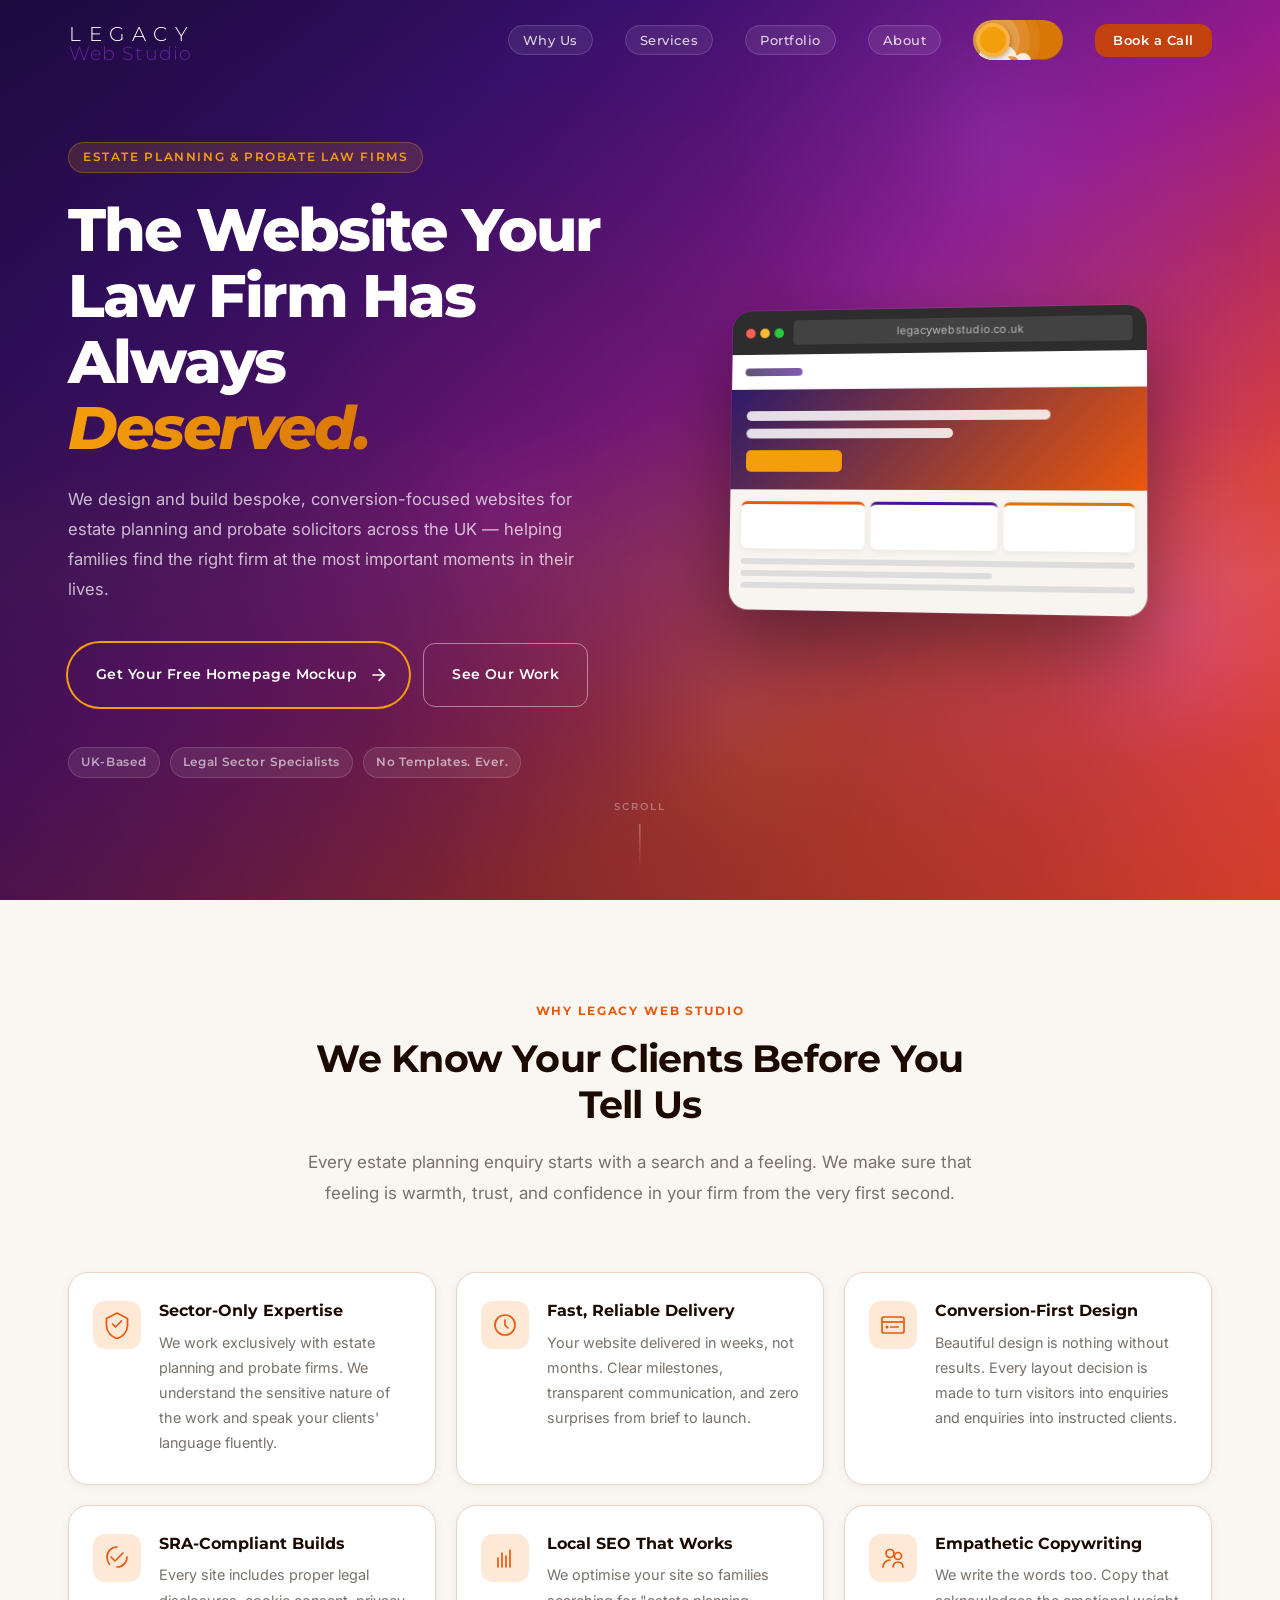
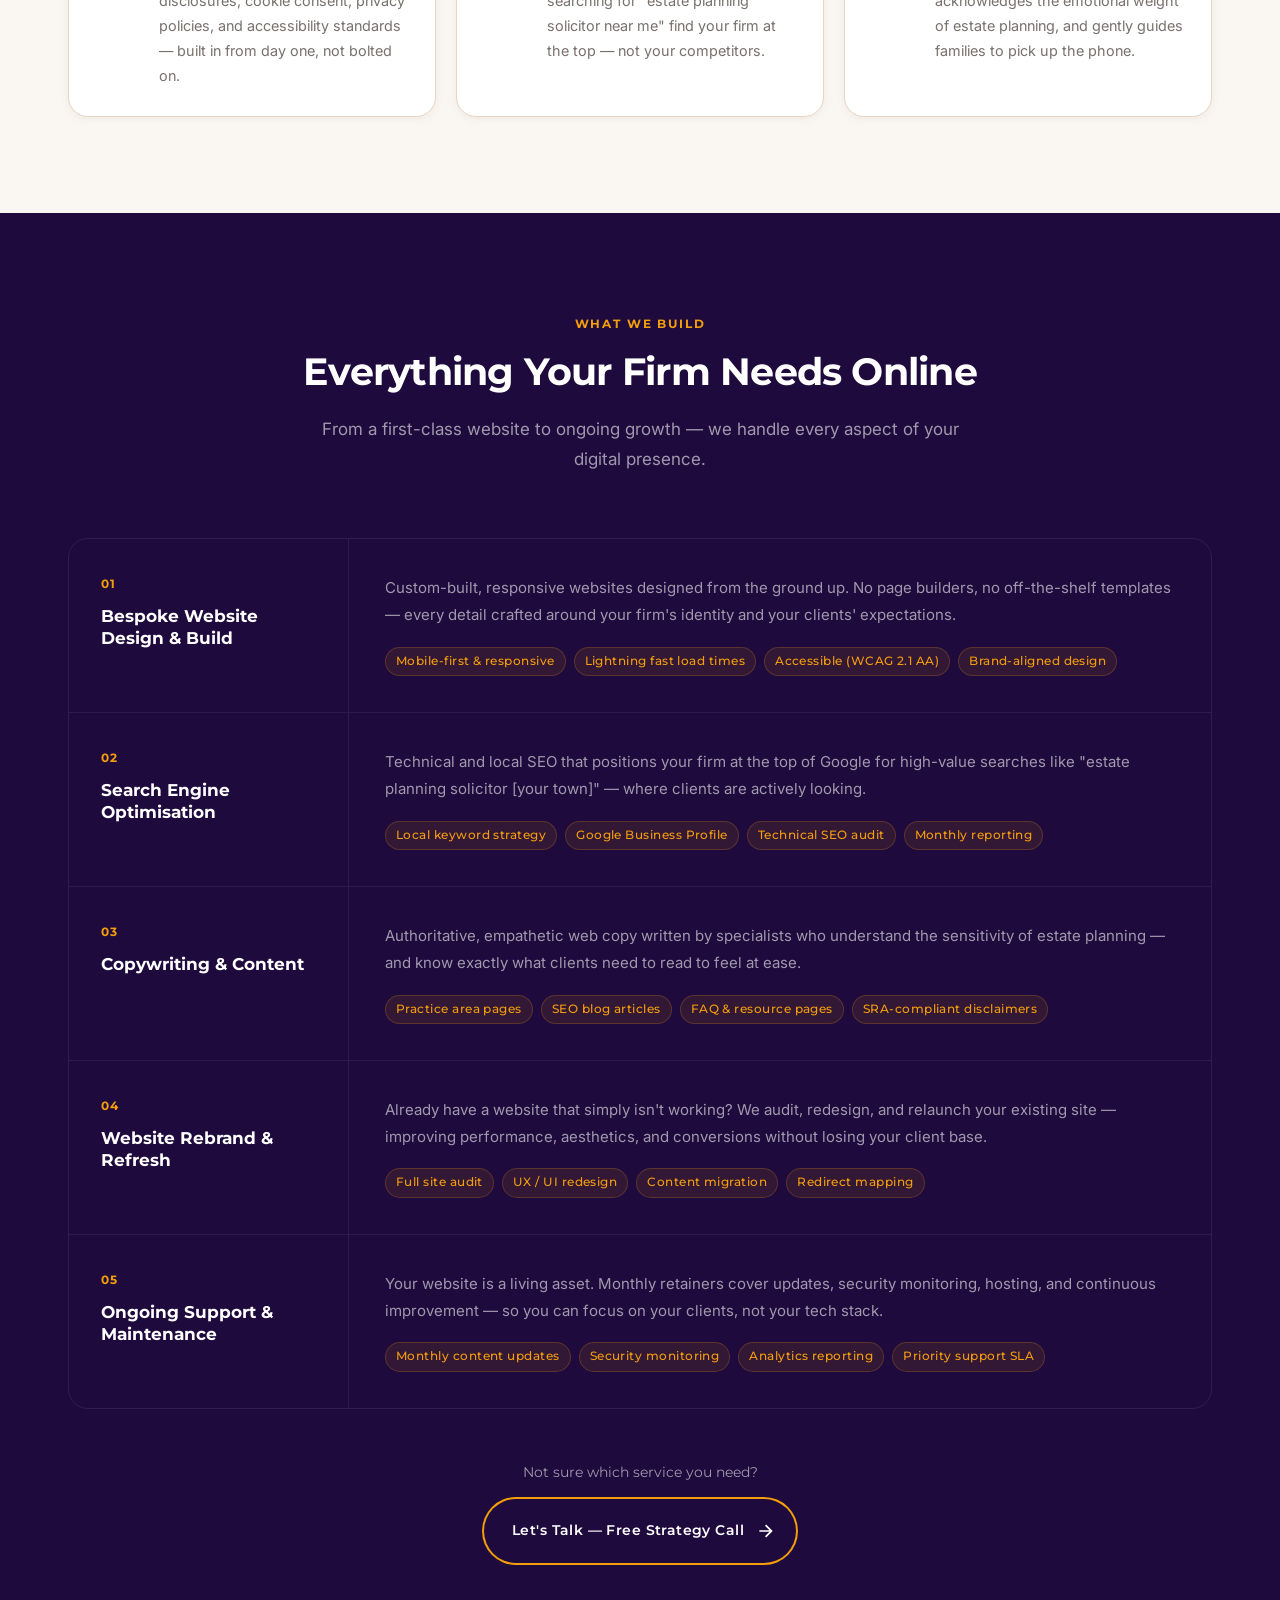
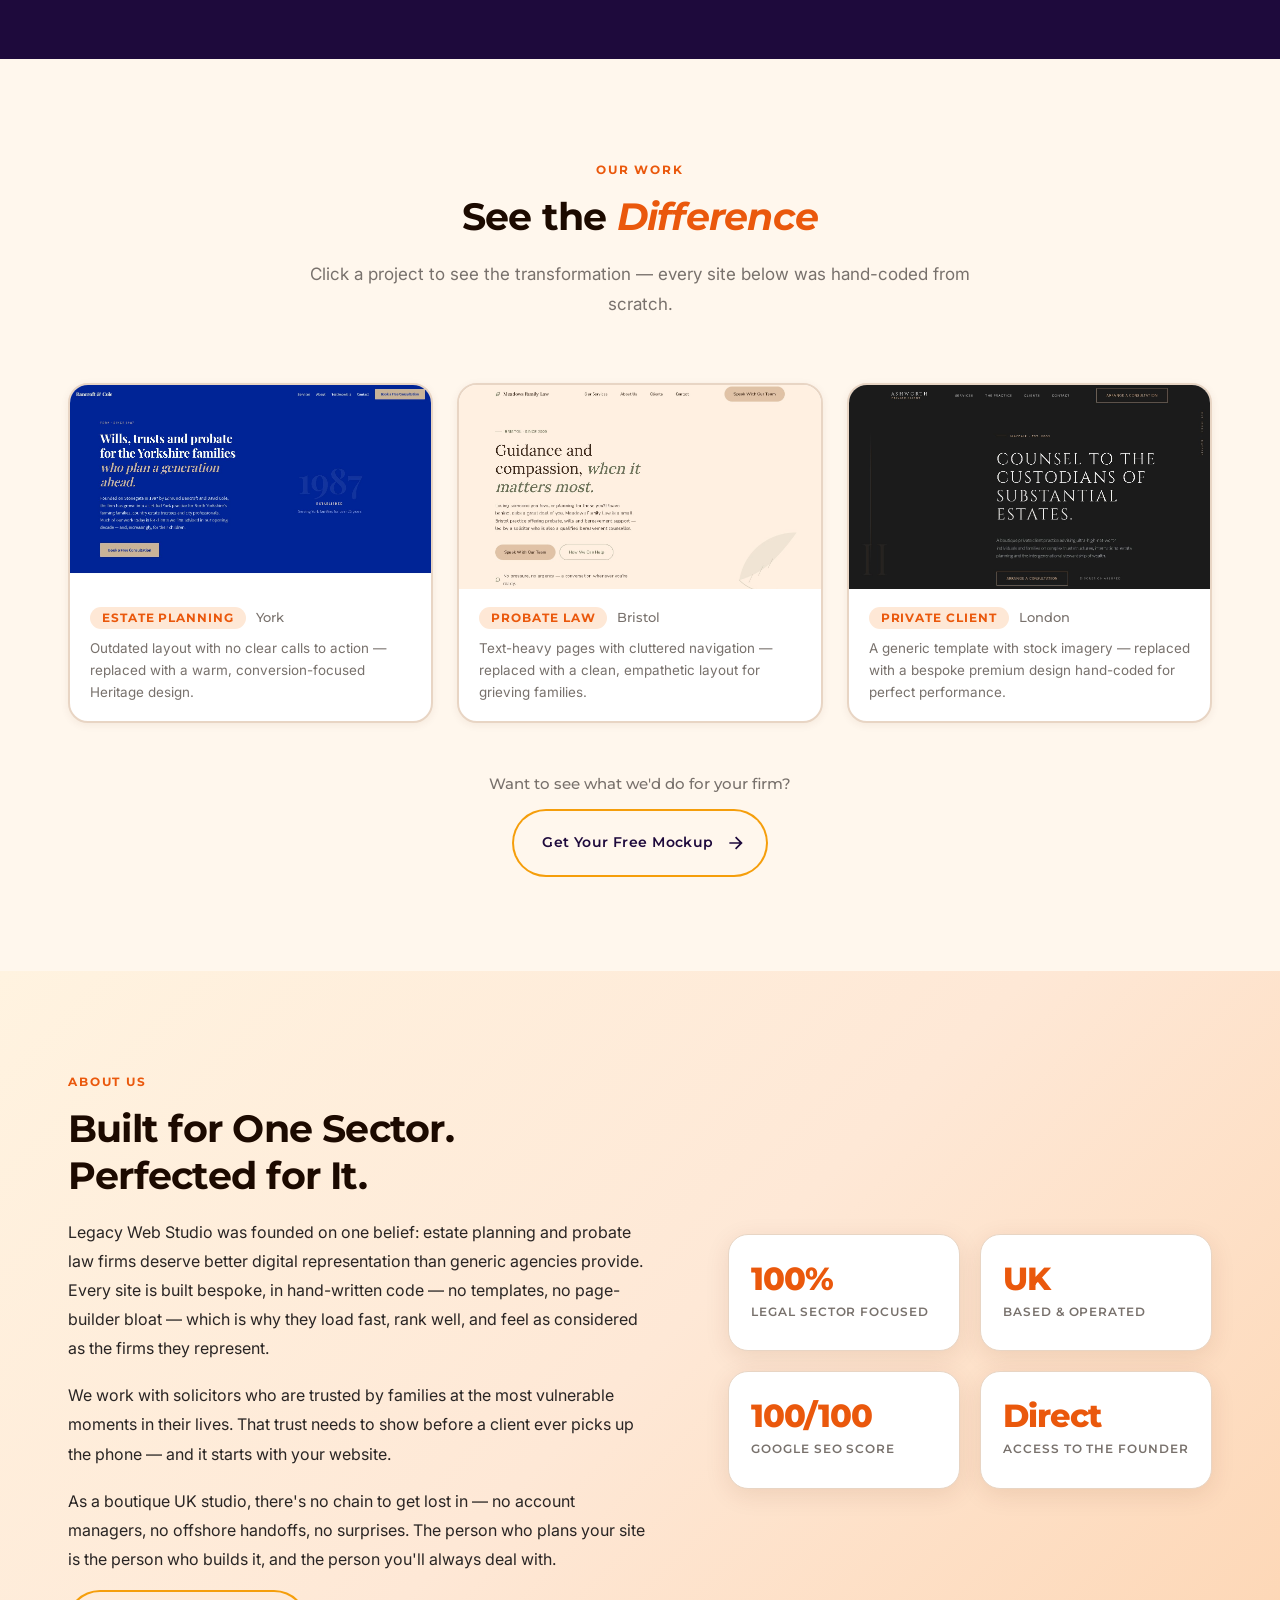
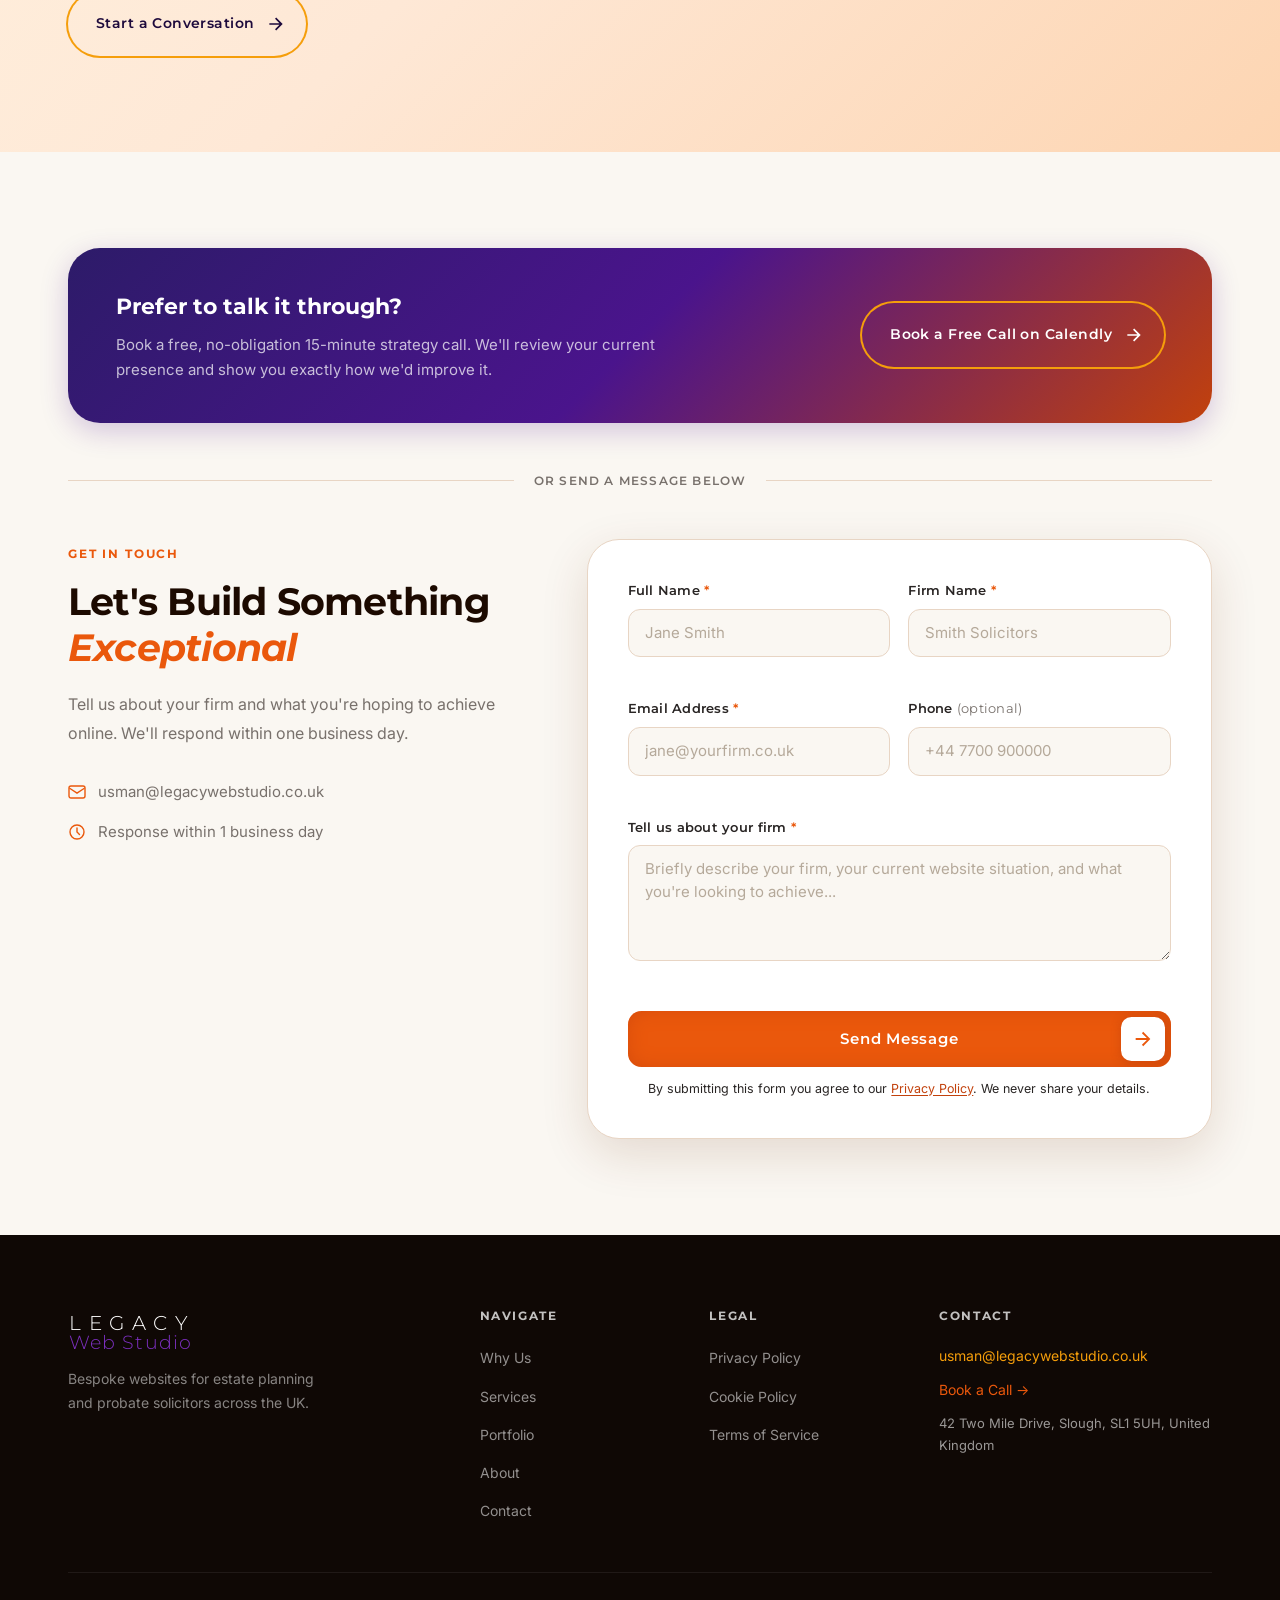
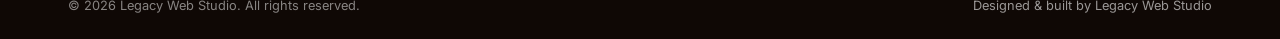
<file: index.html>
<!DOCTYPE html>
<html lang="en-GB">
<head>
  <meta charset="UTF-8" />
  <meta name="viewport" content="width=device-width, initial-scale=1.0" />
  <meta name="theme-color" content="#1E0A3C" />
  <meta name="color-scheme" content="light dark" />
  <meta name="darkreader-lock" />
  <meta name="night-eye-lock" />
  <meta name="description" content="Legacy Web Studio — Bespoke websites for estate planning and probate solicitors. Warm, professional, conversion-focused. Book a free strategy call." />
  <link rel="canonical" href="https://legacywebstudio.co.uk/" />
  <meta name="keywords" content="web design estate planning solicitors, probate law firm websites, legal web design UK, estate planning website" />
  <meta property="og:title" content="Legacy Web Studio | Websites for Estate Planning & Probate Solicitors" />
  <meta property="og:description" content="Bespoke, high-converting websites for estate planning and probate law firms across the UK." />
  <meta property="og:url" content="https://legacywebstudio.co.uk/" />
  <meta property="og:type" content="website" />
  <meta property="og:image" content="https://legacywebstudio.co.uk/assets/images/og-banner.jpg" />
  <meta property="og:image:width" content="1200" />
  <meta property="og:image:height" content="630" />
  <meta name="twitter:card" content="summary_large_image" />
  <meta name="twitter:image" content="https://legacywebstudio.co.uk/assets/images/og-banner.jpg" />
  <title>Legacy Web Studio | Websites for Estate Planning &amp; Probate Solicitors</title>
  <link rel="preconnect" href="https://fonts.googleapis.com" />
  <link rel="preconnect" href="https://fonts.gstatic.com" crossorigin />
  <link rel="preload" href="https://fonts.googleapis.com/css2?family=Montserrat:wght@300;500;600;700;800&family=Inter:wght@400;500&display=swap" as="style" />
  <link href="https://fonts.googleapis.com/css2?family=Montserrat:wght@300;500;600;700;800&family=Inter:wght@400;500&display=swap" rel="stylesheet" />
  <link rel="stylesheet" href="css/style.min.css?v=20" />
  <link rel="icon" type="image/svg+xml" href="assets/images/favicon.svg?v=6" />
  <script>
    (function() {
      var stored = localStorage.getItem('theme');
      var prefersDark = window.matchMedia('(prefers-color-scheme: dark)').matches;
      if (stored === 'dark' || (!stored && prefersDark)) {
        document.documentElement.classList.add('dark');
      }
      // Block dark mode extensions — site has its own theme system
      document.documentElement.setAttribute('data-color-scheme', stored === 'dark' || (!stored && prefersDark) ? 'dark' : 'light');
      document.documentElement.style.colorScheme = stored === 'dark' || (!stored && prefersDark) ? 'dark' : 'light';
    })();
  </script>
  <script type="application/ld+json">
{
  "@context": "https://schema.org",
  "@type": "ProfessionalService",
  "name": "Legacy Web Studio",
  "url": "https://legacywebstudio.co.uk/",
  "logo": "https://legacywebstudio.co.uk/assets/images/favicon.svg",
  "description": "Bespoke, conversion-focused websites for estate planning and probate solicitors across the UK. Hand-coded, lightning-fast, SRA-compliant.",
  "email": "usman@legacywebstudio.co.uk",
  "address": {
    "@type": "PostalAddress",
    "streetAddress": "42 Two Mile Drive",
    "addressLocality": "Slough",
    "postalCode": "SL1 5UH",
    "addressCountry": "GB"
  },
  "areaServed": {
    "@type": "Country",
    "name": "United Kingdom"
  },
  "serviceType": [
    "Web Design",
    "Web Development",
    "Search Engine Optimisation",
    "Website Copywriting",
    "Website Maintenance"
  ],
  "knowsAbout": [
    "Estate Planning Law Firm Websites",
    "Probate Solicitor Websites",
    "Legal Sector Web Design",
    "SRA-Compliant Websites"
  ],
  "priceRange": "££",
  "sameAs": []
}
  </script>
</head>
<body>
  <a href="#main-content" class="skip-link">Skip to main content</a>

  <!-- ===== NAVIGATION ===== -->
  <header class="nav-header" id="nav-header">
    <nav class="nav container">
      <a href="#home" class="nav__logo-link" aria-label="Legacy Web Studio — Home">
        <svg class="nav__logo-svg" viewBox="0 0 250 82" xmlns="http://www.w3.org/2000/svg" aria-hidden="true" focusable="false">
          <text class="logo-legacy" x="2" y="42" font-family="Montserrat, 'Helvetica Neue', Arial, sans-serif" font-weight="300" font-size="38" letter-spacing="14">LEGACY</text>
          <text class="logo-sub"    x="2" y="78" font-family="Montserrat, 'Helvetica Neue', Arial, sans-serif" font-weight="300" font-size="35" letter-spacing="2">Web Studio</text>
        </svg>
      </a>
      <ul class="nav__links" id="nav-links">
        <li><a href="#why-us"    class="nav__link nav__link--pill">Why Us</a></li>
        <li><a href="#services"  class="nav__link nav__link--pill">Services</a></li>
        <li><a href="#portfolio" class="nav__link nav__link--pill">Portfolio</a></li>
        <li><a href="#about"     class="nav__link nav__link--pill">About</a></li>
        <li class="nav__theme-toggle">
          <label class="theme-switch" aria-label="Toggle dark mode">
            <input type="checkbox" class="theme-switch__checkbox" id="theme-toggle">
            <div class="theme-switch__container">
              <div class="theme-switch__clouds"></div>
              <div class="theme-switch__stars-container">
                <svg xmlns="http://www.w3.org/2000/svg" viewBox="0 0 144 55" fill="none">
                  <path fill-rule="evenodd" clip-rule="evenodd" d="M135.831 3.00688C135.055 3.85027 134.111 4.29946 133 4.35447C134.111 4.40947 135.055 4.85867 135.831 5.71123C136.607 6.55462 136.996 7.56303 136.996 8.72727C136.996 7.95722 137.172 7.25134 137.525 6.59129C137.886 5.93124 138.372 5.39954 138.98 5.00535C139.598 4.60199 140.268 4.39114 141 4.35447C139.88 4.2903 138.936 3.85027 138.16 3.00688C137.384 2.16348 136.996 1.16425 136.996 0C136.996 1.16425 136.607 2.16348 135.831 3.00688ZM31 23.3545C32.1114 23.2995 33.0551 22.8503 33.8313 22.0069C34.6075 21.1635 34.9956 20.1642 34.9956 19C34.9956 20.1642 35.3837 21.1635 36.1599 22.0069C36.9361 22.8503 37.8798 23.2903 39 23.3545C38.2679 23.3911 37.5976 23.602 36.9802 24.0053C36.3716 24.3995 35.8864 24.9312 35.5248 25.5913C35.172 26.2513 34.9956 26.9572 34.9956 27.7273C34.9956 26.563 34.6075 25.5546 33.8313 24.7112C33.0551 23.8587 32.1114 23.4095 31 23.3545ZM0 36.3545C1.11136 36.2995 2.05513 35.8503 2.83131 35.0069C3.6075 34.1635 3.99559 33.1642 3.99559 32C3.99559 33.1642 4.38368 34.1635 5.15987 35.0069C5.93605 35.8503 6.87982 36.2903 8 36.3545C7.26792 36.3911 6.59757 36.602 5.98015 37.0053C5.37155 37.3995 4.88644 37.9312 4.52481 38.5913C4.172 39.2513 3.99559 39.9572 3.99559 40.7273C3.99559 39.563 3.6075 38.5546 2.83131 37.7112C2.05513 36.8587 1.11136 36.4095 0 36.3545ZM56.8313 24.0069C56.0551 24.8503 55.1114 25.2995 54 25.3545C55.1114 25.4095 56.0551 25.8587 56.8313 26.7112C57.6075 27.5546 57.9956 28.563 57.9956 29.7273C57.9956 28.9572 58.172 28.2513 58.5248 27.5913C58.8864 26.9312 59.3716 26.3995 59.9802 26.0053C60.5976 25.602 61.2679 25.3911 62 25.3545C60.8798 25.2903 59.9361 24.8503 59.1599 24.0069C58.3837 23.1635 57.9956 22.1642 57.9956 21C57.9956 22.1642 57.6075 23.1635 56.8313 24.0069ZM81 25.3545C82.1114 25.2995 83.0551 24.8503 83.8313 24.0069C84.6075 23.1635 84.9956 22.1642 84.9956 21C84.9956 22.1642 85.3837 23.1635 86.1599 24.0069C86.9361 24.8503 87.8798 25.2903 89 25.3545C88.2679 25.3911 87.5976 25.602 86.9802 26.0053C86.3716 26.3995 85.8864 26.9312 85.5248 27.5913C85.172 28.2513 84.9956 28.9572 84.9956 29.7273C84.9956 28.563 84.6075 27.5546 83.8313 26.7112C83.0551 25.8587 82.1114 25.4095 81 25.3545ZM136 36.3545C137.111 36.2995 138.055 35.8503 138.831 35.0069C139.607 34.1635 139.996 33.1642 139.996 32C139.996 33.1642 140.384 34.1635 141.16 35.0069C141.936 35.8503 142.88 36.2903 144 36.3545C143.268 36.3911 142.598 36.602 141.98 37.0053C141.372 37.3995 140.886 37.9312 140.525 38.5913C140.172 39.2513 139.996 39.9572 139.996 40.7273C139.996 39.563 139.607 38.5546 138.831 37.7112C138.055 36.8587 137.111 36.4095 136 36.3545ZM101.831 49.0069C101.055 49.8503 100.111 50.2995 99 50.3545C100.111 50.4095 101.055 50.8587 101.831 51.7112C102.607 52.5546 102.996 53.563 102.996 54.7273C102.996 53.9572 103.172 53.2513 103.525 52.5913C103.886 51.9312 104.372 51.3995 104.98 51.0053C105.598 50.602 106.268 50.3911 107 50.3545C105.88 50.2903 104.936 49.8503 104.16 49.0069C103.384 48.1635 102.996 47.1642 102.996 46C102.996 47.1642 102.607 48.1635 101.831 49.0069Z" fill="currentColor"></path>
                </svg>
              </div>
              <div class="theme-switch__circle-container">
                <div class="theme-switch__sun-moon-container">
                  <div class="theme-switch__moon">
                    <div class="theme-switch__spot"></div>
                    <div class="theme-switch__spot"></div>
                    <div class="theme-switch__spot"></div>
                  </div>
                </div>
              </div>
            </div>
          </label>
        </li>
        <li>
          <a href="https://calendly.com/legacywebstudio" target="_blank" rel="noopener noreferrer" class="nav__link nav__link--cta">
            Book a Call
          </a>
        </li>
      </ul>
      <button class="nav__hamburger" id="hamburger" aria-label="Toggle menu" aria-expanded="false">
        <span></span><span></span><span></span>
      </button>
    </nav>
  </header>

  <main id="main-content">

    <!-- ===== HERO ===== -->
    <section class="hero" id="home">
      <canvas class="ambient-section-canvas" aria-hidden="true"></canvas>
      <canvas id="hero-canvas" aria-hidden="true"></canvas>
      <div class="hero__overlay" aria-hidden="true"></div>

      <div class="container hero__inner">
        <div class="hero__text">
          <span class="hero__eyebrow">Estate Planning &amp; Probate Law Firms</span>
          <h1 class="hero__headline">
            The Website Your<br />
            Law Firm Has Always<br />
            <em>Deserved.</em>
          </h1>
          <p class="hero__sub">
            We design and build bespoke, conversion-focused websites for estate planning and probate solicitors across the UK — helping families find the right firm at the most important moments in their lives.
          </p>
          <div class="hero__actions">
            <a href="https://calendly.com/legacywebstudio" target="_blank" rel="noopener noreferrer" class="btn-arrow">
              <svg class="btn-arrow__icon btn-arrow__icon--left" viewBox="0 0 24 24" aria-hidden="true"><path d="M16.17 11L10.81 5.64L12.22 4.22L20 12L12.22 19.78L10.81 18.36L16.17 13H4V11H16.17Z"/></svg>
              <span class="btn-arrow__text">Get Your Free Homepage Mockup</span>
              <span class="btn-arrow__circle" aria-hidden="true"></span>
              <svg class="btn-arrow__icon btn-arrow__icon--right" viewBox="0 0 24 24" aria-hidden="true"><path d="M16.17 11L10.81 5.64L12.22 4.22L20 12L12.22 19.78L10.81 18.36L16.17 13H4V11H16.17Z"/></svg>
            </a>
            <a href="#portfolio" class="btn btn--outline-light">See Our Work</a>
          </div>
          <div class="hero__trust">
            <div class="hero__trust-pill">UK-Based</div>
            <div class="hero__trust-pill">Legal Sector Specialists</div>
            <div class="hero__trust-pill">No Templates. Ever.</div>
          </div>
        </div>

        <!-- CSS browser mockup -->
        <div class="hero__mockup" aria-hidden="true">
          <div class="mockup__chrome">
            <div class="mockup__dots">
              <span class="dot dot--red"></span>
              <span class="dot dot--amber"></span>
              <span class="dot dot--green"></span>
            </div>
            <div class="mockup__url-bar">legacywebstudio.co.uk</div>
          </div>
          <div class="mockup__screen">
            <div class="mockup__nav-strip"></div>
            <div class="mockup__hero-stripe">
              <div class="mockup__headline-line mockup__headline-line--wide"></div>
              <div class="mockup__headline-line mockup__headline-line--medium"></div>
              <div class="mockup__cta-pill"></div>
            </div>
            <div class="mockup__cards-row">
              <div class="mockup__card"></div>
              <div class="mockup__card"></div>
              <div class="mockup__card"></div>
            </div>
            <div class="mockup__text-rows">
              <div class="mockup__text-line"></div>
              <div class="mockup__text-line mockup__text-line--short"></div>
              <div class="mockup__text-line"></div>
            </div>
          </div>
        </div>
      </div>

      <div class="hero__scroll-hint" aria-hidden="true">
        <span class="hero__scroll-label">Scroll</span>
        <div class="hero__scroll-line"></div>
      </div>
    </section>

    <!-- ===== WHY US ===== -->
    <section class="why-us section" id="why-us">
      <canvas class="ambient-section-canvas" aria-hidden="true"></canvas>
      <div class="container">
        <div class="section__header fade-in">
          <p class="section__eyebrow">Why Legacy Web Studio</p>
          <h2 class="section__title">We Know Your Clients Before You Tell Us</h2>
          <p class="section__desc">
            Every estate planning enquiry starts with a search and a feeling. We make sure that feeling is warmth, trust, and confidence in your firm from the very first second.
          </p>
        </div>

        <div class="why-us__grid stagger-in">
          <div class="why-card">
            <div class="why-card__icon-wrap">
              <svg width="26" height="28" viewBox="0 0 26 28" fill="none" aria-hidden="true">
                <path d="M13 2L2.5 7.5v7C2.5 20.58 7.28 26.08 13 27.5c5.72-1.42 10.5-6.92 10.5-13v-7L13 2z" stroke="currentColor" stroke-width="1.7" stroke-linejoin="round"/>
                <path d="M8.5 13l3 3 6-6" stroke="currentColor" stroke-width="1.7" stroke-linecap="round" stroke-linejoin="round"/>
              </svg>
            </div>
            <div class="why-card__body">
              <h3 class="why-card__title">Sector-Only Expertise</h3>
              <p class="why-card__desc">We work exclusively with estate planning and probate firms. We understand the sensitive nature of the work and speak your clients' language fluently.</p>
            </div>
          </div>

          <div class="why-card">
            <div class="why-card__icon-wrap">
              <svg width="26" height="26" viewBox="0 0 26 26" fill="none" aria-hidden="true">
                <circle cx="13" cy="13" r="10" stroke="currentColor" stroke-width="1.7"/>
                <path d="M13 8v5l3 3" stroke="currentColor" stroke-width="1.7" stroke-linecap="round"/>
              </svg>
            </div>
            <div class="why-card__body">
              <h3 class="why-card__title">Fast, Reliable Delivery</h3>
              <p class="why-card__desc">Your website delivered in weeks, not months. Clear milestones, transparent communication, and zero surprises from brief to launch.</p>
            </div>
          </div>

          <div class="why-card">
            <div class="why-card__icon-wrap">
              <svg width="26" height="26" viewBox="0 0 26 26" fill="none" aria-hidden="true">
                <rect x="2" y="5" width="22" height="16" rx="2" stroke="currentColor" stroke-width="1.7"/>
                <path d="M2 10h22" stroke="currentColor" stroke-width="1.7"/>
                <circle cx="7" cy="15" r="1.5" fill="currentColor"/>
                <path d="M10.5 15h8" stroke="currentColor" stroke-width="1.4" stroke-linecap="round"/>
              </svg>
            </div>
            <div class="why-card__body">
              <h3 class="why-card__title">Conversion-First Design</h3>
              <p class="why-card__desc">Beautiful design is nothing without results. Every layout decision is made to turn visitors into enquiries and enquiries into instructed clients.</p>
            </div>
          </div>

          <div class="why-card">
            <div class="why-card__icon-wrap">
              <svg width="26" height="26" viewBox="0 0 26 26" fill="none" aria-hidden="true">
                <path d="M13 2C7.48 2 3 6.48 3 12c0 2.73.91 5.24 2.44 7.24" stroke="currentColor" stroke-width="1.7" stroke-linecap="round"/>
                <path d="M23 12c0 5.52-4.48 10-10 10" stroke="currentColor" stroke-width="1.7" stroke-linecap="round"/>
                <path d="M7 12l4 4 8-8" stroke="currentColor" stroke-width="1.7" stroke-linecap="round" stroke-linejoin="round"/>
              </svg>
            </div>
            <div class="why-card__body">
              <h3 class="why-card__title">SRA-Compliant Builds</h3>
              <p class="why-card__desc">Every site includes proper legal disclosures, cookie consent, privacy policies, and accessibility standards — built in from day one, not bolted on.</p>
            </div>
          </div>

          <div class="why-card">
            <div class="why-card__icon-wrap">
              <svg width="26" height="26" viewBox="0 0 26 26" fill="none" aria-hidden="true">
                <path d="M6 22V13M10 22V8M14 22V11M18 22V5" stroke="currentColor" stroke-width="1.7" stroke-linecap="round"/>
              </svg>
            </div>
            <div class="why-card__body">
              <h3 class="why-card__title">Local SEO That Works</h3>
              <p class="why-card__desc">We optimise your site so families searching for "estate planning solicitor near me" find your firm at the top — not your competitors.</p>
            </div>
          </div>

          <div class="why-card">
            <div class="why-card__icon-wrap">
              <svg width="26" height="26" viewBox="0 0 26 26" fill="none" aria-hidden="true">
                <circle cx="10" cy="8.5" r="4" stroke="currentColor" stroke-width="1.7"/>
                <path d="M3 22c0-3.87 3.13-7 7-7" stroke="currentColor" stroke-width="1.7" stroke-linecap="round"/>
                <circle cx="18" cy="11" r="3.5" stroke="currentColor" stroke-width="1.7"/>
                <path d="M13 22c0-2.76 2.24-5 5-5s5 2.24 5 5" stroke="currentColor" stroke-width="1.7" stroke-linecap="round"/>
              </svg>
            </div>
            <div class="why-card__body">
              <h3 class="why-card__title">Empathetic Copywriting</h3>
              <p class="why-card__desc">We write the words too. Copy that acknowledges the emotional weight of estate planning, and gently guides families to pick up the phone.</p>
            </div>
          </div>
        </div>
      </div>
    </section>

    <!-- ===== SERVICES ===== -->
    <section class="services section section--deep" id="services">
      <canvas class="ambient-section-canvas" aria-hidden="true"></canvas>
      <div class="container">
        <div class="section__header section__header--light fade-in">
          <p class="section__eyebrow section__eyebrow--warm">What We Build</p>
          <h2 class="section__title section__title--light">Everything Your Firm Needs Online</h2>
          <p class="section__desc section__desc--light">From a first-class website to ongoing growth — we handle every aspect of your digital presence.</p>
        </div>

        <div class="services__list stagger-in">

          <div class="service-item">
            <div class="service-item__left">
              <span class="service-item__num">01</span>
              <h3 class="service-item__title">Bespoke Website Design &amp; Build</h3>
            </div>
            <div class="service-item__right">
              <p class="service-item__desc">Custom-built, responsive websites designed from the ground up. No page builders, no off-the-shelf templates — every detail crafted around your firm's identity and your clients' expectations.</p>
              <ul class="service-item__tags">
                <li>Mobile-first &amp; responsive</li>
                <li>Lightning fast load times</li>
                <li>Accessible (WCAG 2.1 AA)</li>
                <li>Brand-aligned design</li>
              </ul>
            </div>
          </div>

          <div class="service-item">
            <div class="service-item__left">
              <span class="service-item__num">02</span>
              <h3 class="service-item__title">Search Engine Optimisation</h3>
            </div>
            <div class="service-item__right">
              <p class="service-item__desc">Technical and local SEO that positions your firm at the top of Google for high-value searches like "estate planning solicitor [your town]" — where clients are actively looking.</p>
              <ul class="service-item__tags">
                <li>Local keyword strategy</li>
                <li>Google Business Profile</li>
                <li>Technical SEO audit</li>
                <li>Monthly reporting</li>
              </ul>
            </div>
          </div>

          <div class="service-item">
            <div class="service-item__left">
              <span class="service-item__num">03</span>
              <h3 class="service-item__title">Copywriting &amp; Content</h3>
            </div>
            <div class="service-item__right">
              <p class="service-item__desc">Authoritative, empathetic web copy written by specialists who understand the sensitivity of estate planning — and know exactly what clients need to read to feel at ease.</p>
              <ul class="service-item__tags">
                <li>Practice area pages</li>
                <li>SEO blog articles</li>
                <li>FAQ &amp; resource pages</li>
                <li>SRA-compliant disclaimers</li>
              </ul>
            </div>
          </div>

          <div class="service-item">
            <div class="service-item__left">
              <span class="service-item__num">04</span>
              <h3 class="service-item__title">Website Rebrand &amp; Refresh</h3>
            </div>
            <div class="service-item__right">
              <p class="service-item__desc">Already have a website that simply isn't working? We audit, redesign, and relaunch your existing site — improving performance, aesthetics, and conversions without losing your client base.</p>
              <ul class="service-item__tags">
                <li>Full site audit</li>
                <li>UX / UI redesign</li>
                <li>Content migration</li>
                <li>Redirect mapping</li>
              </ul>
            </div>
          </div>

          <div class="service-item">
            <div class="service-item__left">
              <span class="service-item__num">05</span>
              <h3 class="service-item__title">Ongoing Support &amp; Maintenance</h3>
            </div>
            <div class="service-item__right">
              <p class="service-item__desc">Your website is a living asset. Monthly retainers cover updates, security monitoring, hosting, and continuous improvement — so you can focus on your clients, not your tech stack.</p>
              <ul class="service-item__tags">
                <li>Monthly content updates</li>
                <li>Security monitoring</li>
                <li>Analytics reporting</li>
                <li>Priority support SLA</li>
              </ul>
            </div>
          </div>

        </div>

        <div class="services__cta fade-in">
          <p class="services__cta-text">Not sure which service you need?</p>
          <a href="https://calendly.com/legacywebstudio" target="_blank" rel="noopener noreferrer" class="btn-arrow">
            <svg class="btn-arrow__icon btn-arrow__icon--left" viewBox="0 0 24 24" aria-hidden="true"><path d="M16.17 11L10.81 5.64L12.22 4.22L20 12L12.22 19.78L10.81 18.36L16.17 13H4V11H16.17Z"/></svg>
            <span class="btn-arrow__text">Let's Talk — Free Strategy Call</span>
            <span class="btn-arrow__circle" aria-hidden="true"></span>
            <svg class="btn-arrow__icon btn-arrow__icon--right" viewBox="0 0 24 24" aria-hidden="true"><path d="M16.17 11L10.81 5.64L12.22 4.22L20 12L12.22 19.78L10.81 18.36L16.17 13H4V11H16.17Z"/></svg>
          </a>
        </div>
      </div>
    </section>

    <!-- ===== PORTFOLIO ===== -->
    <section class="portfolio section" id="portfolio">
      <canvas class="ambient-section-canvas" aria-hidden="true"></canvas>
      <div class="container">
        <div class="section__header fade-in">
          <p class="section__eyebrow">Our Work</p>
          <h2 class="section__title">See the <em>Difference</em></h2>
          <p class="section__desc">
            Click a project to see the transformation — every site below was hand-coded from scratch.
          </p>
        </div>

        <div class="portfolio__grid stagger-in">

          <!-- Card 1: Estate Planning, York -->
          <button class="showcase-card fade-in" data-showcase="0" aria-label="View before and after: Estate Planning Firm, York">
            <div class="showcase-card__img">
              <img src="assets/images/portfolio/bancroft-cole-after.jpg" alt="Redesigned estate planning website — warm Heritage design" loading="lazy" draggable="false" />
              <span class="showcase-card__explore">Click to explore</span>
            </div>
            <div class="showcase-card__info">
              <div class="showcase-card__meta">
                <span class="showcase__tag">Estate Planning</span>
                <span class="showcase__location">York</span>
              </div>
              <p class="showcase-card__desc">Outdated layout with no clear calls to action — replaced with a warm, conversion-focused Heritage design.</p>
            </div>
          </button>

          <!-- Card 2: Probate, Bristol -->
          <button class="showcase-card fade-in" data-showcase="1" aria-label="View before and after: Probate Specialist, Bristol">
            <div class="showcase-card__img">
              <img src="assets/images/portfolio/meadows-family-after.jpg" alt="Redesigned probate website — empathetic Guardian design" loading="lazy" draggable="false" />
              <span class="showcase-card__explore">Click to explore</span>
            </div>
            <div class="showcase-card__info">
              <div class="showcase-card__meta">
                <span class="showcase__tag">Probate Law</span>
                <span class="showcase__location">Bristol</span>
              </div>
              <p class="showcase-card__desc">Text-heavy pages with cluttered navigation — replaced with a clean, empathetic layout for grieving families.</p>
            </div>
          </button>

          <!-- Card 3: Private Client, London -->
          <button class="showcase-card fade-in" data-showcase="2" aria-label="View before and after: Private Client Practice, London">
            <div class="showcase-card__img">
              <img src="assets/images/portfolio/ashworth-private-client-after.jpg" alt="Redesigned private client website — premium Boutique design" loading="lazy" draggable="false" />
              <span class="showcase-card__explore">Click to explore</span>
            </div>
            <div class="showcase-card__info">
              <div class="showcase-card__meta">
                <span class="showcase__tag">Private Client</span>
                <span class="showcase__location">London</span>
              </div>
              <p class="showcase-card__desc">A generic template with stock imagery — replaced with a bespoke premium design hand-coded for perfect performance.</p>
            </div>
          </button>

        </div>

        <div class="portfolio__cta fade-in">
          <p class="portfolio__cta-text">Want to see what we'd do for your firm?</p>
          <a href="https://calendly.com/legacywebstudio" target="_blank" rel="noopener noreferrer" class="btn-arrow">
            <svg class="btn-arrow__icon btn-arrow__icon--left" viewBox="0 0 24 24" aria-hidden="true"><path d="M16.17 11L10.81 5.64L12.22 4.22L20 12L12.22 19.78L10.81 18.36L16.17 13H4V11H16.17Z"/></svg>
            <span class="btn-arrow__text">Get Your Free Mockup</span>
            <span class="btn-arrow__circle" aria-hidden="true"></span>
            <svg class="btn-arrow__icon btn-arrow__icon--right" viewBox="0 0 24 24" aria-hidden="true"><path d="M16.17 11L10.81 5.64L12.22 4.22L20 12L12.22 19.78L10.81 18.36L16.17 13H4V11H16.17Z"/></svg>
          </a>
        </div>
      </div>

      <!-- Showcase Modal -->
      <div class="showcase-modal" id="showcase-modal" role="dialog" aria-modal="true" aria-label="Project comparison" hidden>
        <div class="showcase-modal__backdrop"></div>
        <div class="showcase-modal__content">
          <button class="showcase-modal__close" aria-label="Close comparison">
            <svg width="24" height="24" viewBox="0 0 24 24" fill="none" aria-hidden="true">
              <path d="M18 6L6 18M6 6l12 12" stroke="currentColor" stroke-width="2" stroke-linecap="round"/>
            </svg>
          </button>

          <!-- Slider 0: Bancroft Cole -->
          <div class="showcase-modal__slide" data-slide="0">
            <div class="showcase__slider" role="img" aria-label="Before and after comparison: Estate Planning Firm, York">
              <div class="showcase__img-wrap showcase__img-wrap--after">
                <img src="assets/images/portfolio/bancroft-cole-after.jpg" alt="Redesigned estate planning website" loading="lazy" draggable="false" />
                <span class="showcase__label showcase__label--after">After</span>
              </div>
              <div class="showcase__img-wrap showcase__img-wrap--before">
                <img src="assets/images/portfolio/bancroft-cole-before.jpg" alt="Original dated estate planning website" loading="lazy" draggable="false" />
                <span class="showcase__label showcase__label--before">Before</span>
              </div>
              <div class="showcase__handle" role="slider" aria-label="Comparison slider" aria-valuenow="50" aria-valuemin="0" aria-valuemax="100" tabindex="0">
                <div class="showcase__handle-line"></div>
                <div class="showcase__handle-grip">
                  <svg width="20" height="20" viewBox="0 0 20 20" fill="none" aria-hidden="true">
                    <path d="M6 10L2 10M2 10L5 7M2 10L5 13" stroke="currentColor" stroke-width="1.5" stroke-linecap="round" stroke-linejoin="round"/>
                    <path d="M14 10L18 10M18 10L15 7M18 10L15 13" stroke="currentColor" stroke-width="1.5" stroke-linecap="round" stroke-linejoin="round"/>
                  </svg>
                </div>
              </div>
            </div>
            <div class="showcase-modal__info">
              <span class="showcase__tag">Estate Planning</span>
              <span class="showcase__location">York</span>
              <p class="showcase__desc">Outdated layout with poor mobile experience and no clear calls to action — replaced with a warm, conversion-focused design that builds trust from the first second.</p>
            </div>
          </div>

          <!-- Slider 1: Meadows Family -->
          <div class="showcase-modal__slide" data-slide="1">
            <div class="showcase__slider" role="img" aria-label="Before and after comparison: Probate Specialist, Bristol">
              <div class="showcase__img-wrap showcase__img-wrap--after">
                <img src="assets/images/portfolio/meadows-family-after.jpg" alt="Redesigned probate website" loading="lazy" draggable="false" />
                <span class="showcase__label showcase__label--after">After</span>
              </div>
              <div class="showcase__img-wrap showcase__img-wrap--before">
                <img src="assets/images/portfolio/meadows-family-before.jpg" alt="Original dated probate website" loading="lazy" draggable="false" />
                <span class="showcase__label showcase__label--before">Before</span>
              </div>
              <div class="showcase__handle" role="slider" aria-label="Comparison slider" aria-valuenow="50" aria-valuemin="0" aria-valuemax="100" tabindex="0">
                <div class="showcase__handle-line"></div>
                <div class="showcase__handle-grip">
                  <svg width="20" height="20" viewBox="0 0 20 20" fill="none" aria-hidden="true">
                    <path d="M6 10L2 10M2 10L5 7M2 10L5 13" stroke="currentColor" stroke-width="1.5" stroke-linecap="round" stroke-linejoin="round"/>
                    <path d="M14 10L18 10M18 10L15 7M18 10L15 13" stroke="currentColor" stroke-width="1.5" stroke-linecap="round" stroke-linejoin="round"/>
                  </svg>
                </div>
              </div>
            </div>
            <div class="showcase-modal__info">
              <span class="showcase__tag">Probate Law</span>
              <span class="showcase__location">Bristol</span>
              <p class="showcase__desc">Text-heavy pages with cluttered navigation and dated design — replaced with a clean, empathetic layout that guides families gently toward making contact.</p>
            </div>
          </div>

          <!-- Slider 2: Ashworth Private Client -->
          <div class="showcase-modal__slide" data-slide="2">
            <div class="showcase__slider" role="img" aria-label="Before and after comparison: Private Client Practice, London">
              <div class="showcase__img-wrap showcase__img-wrap--after">
                <img src="assets/images/portfolio/ashworth-private-client-after.jpg" alt="Redesigned private client website" loading="lazy" draggable="false" />
                <span class="showcase__label showcase__label--after">After</span>
              </div>
              <div class="showcase__img-wrap showcase__img-wrap--before">
                <img src="assets/images/portfolio/ashworth-private-client-before.jpg" alt="Original generic private client website" loading="lazy" draggable="false" />
                <span class="showcase__label showcase__label--before">Before</span>
              </div>
              <div class="showcase__handle" role="slider" aria-label="Comparison slider" aria-valuenow="50" aria-valuemin="0" aria-valuemax="100" tabindex="0">
                <div class="showcase__handle-line"></div>
                <div class="showcase__handle-grip">
                  <svg width="20" height="20" viewBox="0 0 20 20" fill="none" aria-hidden="true">
                    <path d="M6 10L2 10M2 10L5 7M2 10L5 13" stroke="currentColor" stroke-width="1.5" stroke-linecap="round" stroke-linejoin="round"/>
                    <path d="M14 10L18 10M18 10L15 7M18 10L15 13" stroke="currentColor" stroke-width="1.5" stroke-linecap="round" stroke-linejoin="round"/>
                  </svg>
                </div>
              </div>
            </div>
            <div class="showcase-modal__info">
              <span class="showcase__tag">Private Client</span>
              <span class="showcase__location">London</span>
              <p class="showcase__desc">A generic template with stock imagery and poor performance — replaced with a bespoke, premium design hand-coded for perfect Core Web Vitals.</p>
            </div>
          </div>

        </div>
      </div>
    </section>

    <!-- ===== ABOUT ===== -->
    <section class="about section section--warm-accent" id="about">
      <canvas class="ambient-section-canvas" aria-hidden="true"></canvas>
      <div class="container">
        <div class="about__inner">
          <div class="about__content fade-in">
            <p class="section__eyebrow">About Us</p>
            <h2 class="section__title">Built for One Sector. Perfected for It.</h2>
            <p class="about__text">
              Legacy Web Studio was founded on one belief: estate planning and probate law firms deserve better digital representation than generic agencies provide. Every site is built bespoke, in hand-written code — no templates, no page-builder bloat — which is why they load fast, rank well, and feel as considered as the firms they represent.
            </p>
            <p class="about__text">
              We work with solicitors who are trusted by families at the most vulnerable moments in their lives. That trust needs to show before a client ever picks up the phone — and it starts with your website.
            </p>
            <p class="about__text">
              As a boutique UK studio, there's no chain to get lost in — no account managers, no offshore handoffs, no surprises. The person who plans your site is the person who builds it, and the person you'll always deal with.
            </p>
            <a href="https://calendly.com/legacywebstudio" target="_blank" rel="noopener noreferrer" class="btn-arrow">
              <svg class="btn-arrow__icon btn-arrow__icon--left" viewBox="0 0 24 24" aria-hidden="true"><path d="M16.17 11L10.81 5.64L12.22 4.22L20 12L12.22 19.78L10.81 18.36L16.17 13H4V11H16.17Z"/></svg>
              <span class="btn-arrow__text">Start a Conversation</span>
              <span class="btn-arrow__circle" aria-hidden="true"></span>
              <svg class="btn-arrow__icon btn-arrow__icon--right" viewBox="0 0 24 24" aria-hidden="true"><path d="M16.17 11L10.81 5.64L12.22 4.22L20 12L12.22 19.78L10.81 18.36L16.17 13H4V11H16.17Z"/></svg>
            </a>
          </div>

          <div class="about__stats fade-in">
            <div class="about__stat">
              <span class="about__stat-num">100%</span>
              <span class="about__stat-label">Legal Sector Focused</span>
            </div>
            <div class="about__stat">
              <span class="about__stat-num">UK</span>
              <span class="about__stat-label">Based &amp; Operated</span>
            </div>
            <div class="about__stat">
              <span class="about__stat-num">100/100</span>
              <span class="about__stat-label">Google SEO Score</span>
            </div>
            <div class="about__stat">
              <span class="about__stat-num">Direct</span>
              <span class="about__stat-label">Access to the Founder</span>
            </div>
          </div>
        </div>
      </div>
    </section>

    <!-- ===== CONTACT ===== -->
    <section class="contact section" id="contact">
      <canvas class="ambient-section-canvas" aria-hidden="true"></canvas>
      <div class="container">

        <!-- Calendly banner -->
        <div class="contact__calendly-banner fade-in">
          <div class="contact__calendly-text">
            <h3 class="contact__calendly-heading">Prefer to talk it through?</h3>
            <p class="contact__calendly-sub">Book a free, no-obligation 15-minute strategy call. We'll review your current presence and show you exactly how we'd improve it.</p>
          </div>
          <a href="https://calendly.com/legacywebstudio" target="_blank" rel="noopener noreferrer" class="btn-arrow">
            <svg class="btn-arrow__icon btn-arrow__icon--left" viewBox="0 0 24 24" aria-hidden="true"><path d="M16.17 11L10.81 5.64L12.22 4.22L20 12L12.22 19.78L10.81 18.36L16.17 13H4V11H16.17Z"/></svg>
            <span class="btn-arrow__text">Book a Free Call on Calendly</span>
            <span class="btn-arrow__circle" aria-hidden="true"></span>
            <svg class="btn-arrow__icon btn-arrow__icon--right" viewBox="0 0 24 24" aria-hidden="true"><path d="M16.17 11L10.81 5.64L12.22 4.22L20 12L12.22 19.78L10.81 18.36L16.17 13H4V11H16.17Z"/></svg>
          </a>
        </div>

        <div class="contact__divider">
          <span>or send a message below</span>
        </div>

        <div class="contact__grid">
          <div class="contact__info fade-in">
            <p class="section__eyebrow">Get in Touch</p>
            <h2 class="section__title">Let's Build Something <em>Exceptional</em></h2>
            <p class="contact__desc">
              Tell us about your firm and what you're hoping to achieve online. We'll respond within one business day.
            </p>
            <div class="contact__detail-list">
              <div class="contact__detail">
                <svg width="18" height="18" viewBox="0 0 18 18" fill="none" aria-hidden="true"><path d="M2 5.5l7 4.667L16 5.5" stroke="currentColor" stroke-width="1.4" stroke-linecap="round"/><rect x="1" y="3" width="16" height="12" rx="2" stroke="currentColor" stroke-width="1.4"/></svg>
                <a href="mailto:usman@legacywebstudio.co.uk">usman@legacywebstudio.co.uk</a>
              </div>
              <div class="contact__detail">
                <svg width="18" height="18" viewBox="0 0 18 18" fill="none" aria-hidden="true"><circle cx="9" cy="9" r="7" stroke="currentColor" stroke-width="1.4"/><path d="M9 5v4l2.5 2.5" stroke="currentColor" stroke-width="1.4" stroke-linecap="round"/></svg>
                <span>Response within 1 business day</span>
              </div>
            </div>
          </div>

          <form class="contact__form" id="contact-form" novalidate>
            <div class="form__row">
              <div class="form__group">
                <label for="name" class="form__label">Full Name <span class="form__req" aria-hidden="true">*</span></label>
                <input type="text" id="name" name="name" class="form__input" placeholder="Jane Smith" required aria-required="true" aria-describedby="name-error" autocomplete="name" />
                <span class="form__error" id="name-error" role="alert"></span>
              </div>
              <div class="form__group">
                <label for="firm" class="form__label">Firm Name <span class="form__req" aria-hidden="true">*</span></label>
                <input type="text" id="firm" name="firm" class="form__input" placeholder="Smith Solicitors" required aria-required="true" aria-describedby="firm-error" autocomplete="organization" />
                <span class="form__error" id="firm-error" role="alert"></span>
              </div>
            </div>
            <div class="form__row">
              <div class="form__group">
                <label for="email" class="form__label">Email Address <span class="form__req" aria-hidden="true">*</span></label>
                <input type="email" id="email" name="email" class="form__input" placeholder="jane@yourfirm.co.uk" required aria-required="true" aria-describedby="email-error" autocomplete="email" />
                <span class="form__error" id="email-error" role="alert"></span>
              </div>
              <div class="form__group">
                <label for="phone" class="form__label">Phone <span class="form__optional">(optional)</span></label>
                <input type="tel" id="phone" name="phone" class="form__input" placeholder="+44 7700 900000" autocomplete="tel" />
              </div>
            </div>
            <div class="form__group">
              <label for="message" class="form__label">Tell us about your firm <span class="form__req" aria-hidden="true">*</span></label>
              <textarea id="message" name="message" class="form__textarea" rows="4" placeholder="Briefly describe your firm, your current website situation, and what you're looking to achieve..." required aria-required="true" aria-describedby="message-error"></textarea>
              <span class="form__error" id="message-error" role="alert"></span>
            </div>
            <button type="submit" class="btn-send" id="submit-btn">
              <span class="btn-send__label btn-send__label--default">Send Message</span>
              <span class="btn-send__label btn-send__label--sent" aria-hidden="true">Sent</span>
              <div class="btn-send__icon" aria-hidden="true">
                <svg class="btn-send__icon-svg btn-send__icon-svg--arrow" height="24" width="24" viewBox="0 0 24 24" xmlns="http://www.w3.org/2000/svg">
                  <path d="M0 0h24v24H0z" fill="none"></path>
                  <path d="M16.172 11l-5.364-5.364 1.414-1.414L20 12l-7.778 7.778-1.414-1.414L16.172 13H4v-2z" fill="currentColor"></path>
                </svg>
                <svg class="btn-send__icon-svg btn-send__icon-svg--check" height="24" width="24" viewBox="0 0 24 24" xmlns="http://www.w3.org/2000/svg">
                  <path d="M9 16.17 4.83 12l-1.42 1.41L9 19 21 7l-1.41-1.41z" fill="currentColor"></path>
                </svg>
              </div>
            </button>
            <p class="form__privacy">
              By submitting this form you agree to our <a href="privacy.html" target="_blank" rel="noopener noreferrer">Privacy Policy</a>. We never share your details.
            </p>
            <div class="form__success" id="form-success" role="alert" aria-live="polite"></div>
          </form>
        </div>

      </div>
    </section>

  </main>

  <!-- ===== FOOTER ===== -->
  <footer class="footer">
    <div class="container">
      <div class="footer__grid">
        <div class="footer__brand">
          <svg class="footer__logo-svg" viewBox="0 0 250 82" xmlns="http://www.w3.org/2000/svg" aria-label="Legacy Web Studio" role="img">
            <title>Legacy Web Studio</title>
            <text x="2" y="42" font-family="Montserrat, 'Helvetica Neue', Arial, sans-serif" font-weight="300" font-size="38" letter-spacing="14" fill="#ffffff">LEGACY</text>
            <text x="2" y="78" font-family="Montserrat, 'Helvetica Neue', Arial, sans-serif" font-weight="300" font-size="35" letter-spacing="2"  fill="#7B2FBE">Web Studio</text>
          </svg>
          <p class="footer__tagline">
            Bespoke websites for estate planning and probate solicitors across the UK.
          </p>
        </div>
        <div class="footer__col">
          <p class="footer__heading">Navigate</p>
          <ul class="footer__links">
            <li><a href="#why-us">Why Us</a></li>
            <li><a href="#services">Services</a></li>
            <li><a href="#portfolio">Portfolio</a></li>
            <li><a href="#about">About</a></li>
            <li><a href="#contact">Contact</a></li>
          </ul>
        </div>
        <div class="footer__col">
          <p class="footer__heading">Legal</p>
          <ul class="footer__links">
            <li><a href="privacy.html" target="_blank" rel="noopener noreferrer">Privacy Policy</a></li>
            <li><a href="privacy.html#cookies" target="_blank" rel="noopener noreferrer">Cookie Policy</a></li>
            <li><a href="privacy.html#terms" target="_blank" rel="noopener noreferrer">Terms of Service</a></li>
          </ul>
        </div>
        <div class="footer__col">
          <p class="footer__heading">Contact</p>
          <a href="mailto:usman@legacywebstudio.co.uk" class="footer__email">usman@legacywebstudio.co.uk</a>
          <a href="https://calendly.com/legacywebstudio" target="_blank" rel="noopener noreferrer" class="footer__calendly">Book a Call →</a>
          <p class="footer__location">42 Two Mile Drive, Slough, SL1 5UH, United Kingdom</p>
        </div>
      </div>
      <div class="footer__bottom">
        <p class="footer__copy">&copy; <span id="footer-year"></span> Legacy Web Studio. All rights reserved.</p>
        <p class="footer__made">Designed &amp; built by Legacy Web Studio</p>
      </div>
    </div>
  </footer>

  <script src="js/main.min.js?v=15" defer></script>
</body>
</html>
</file>
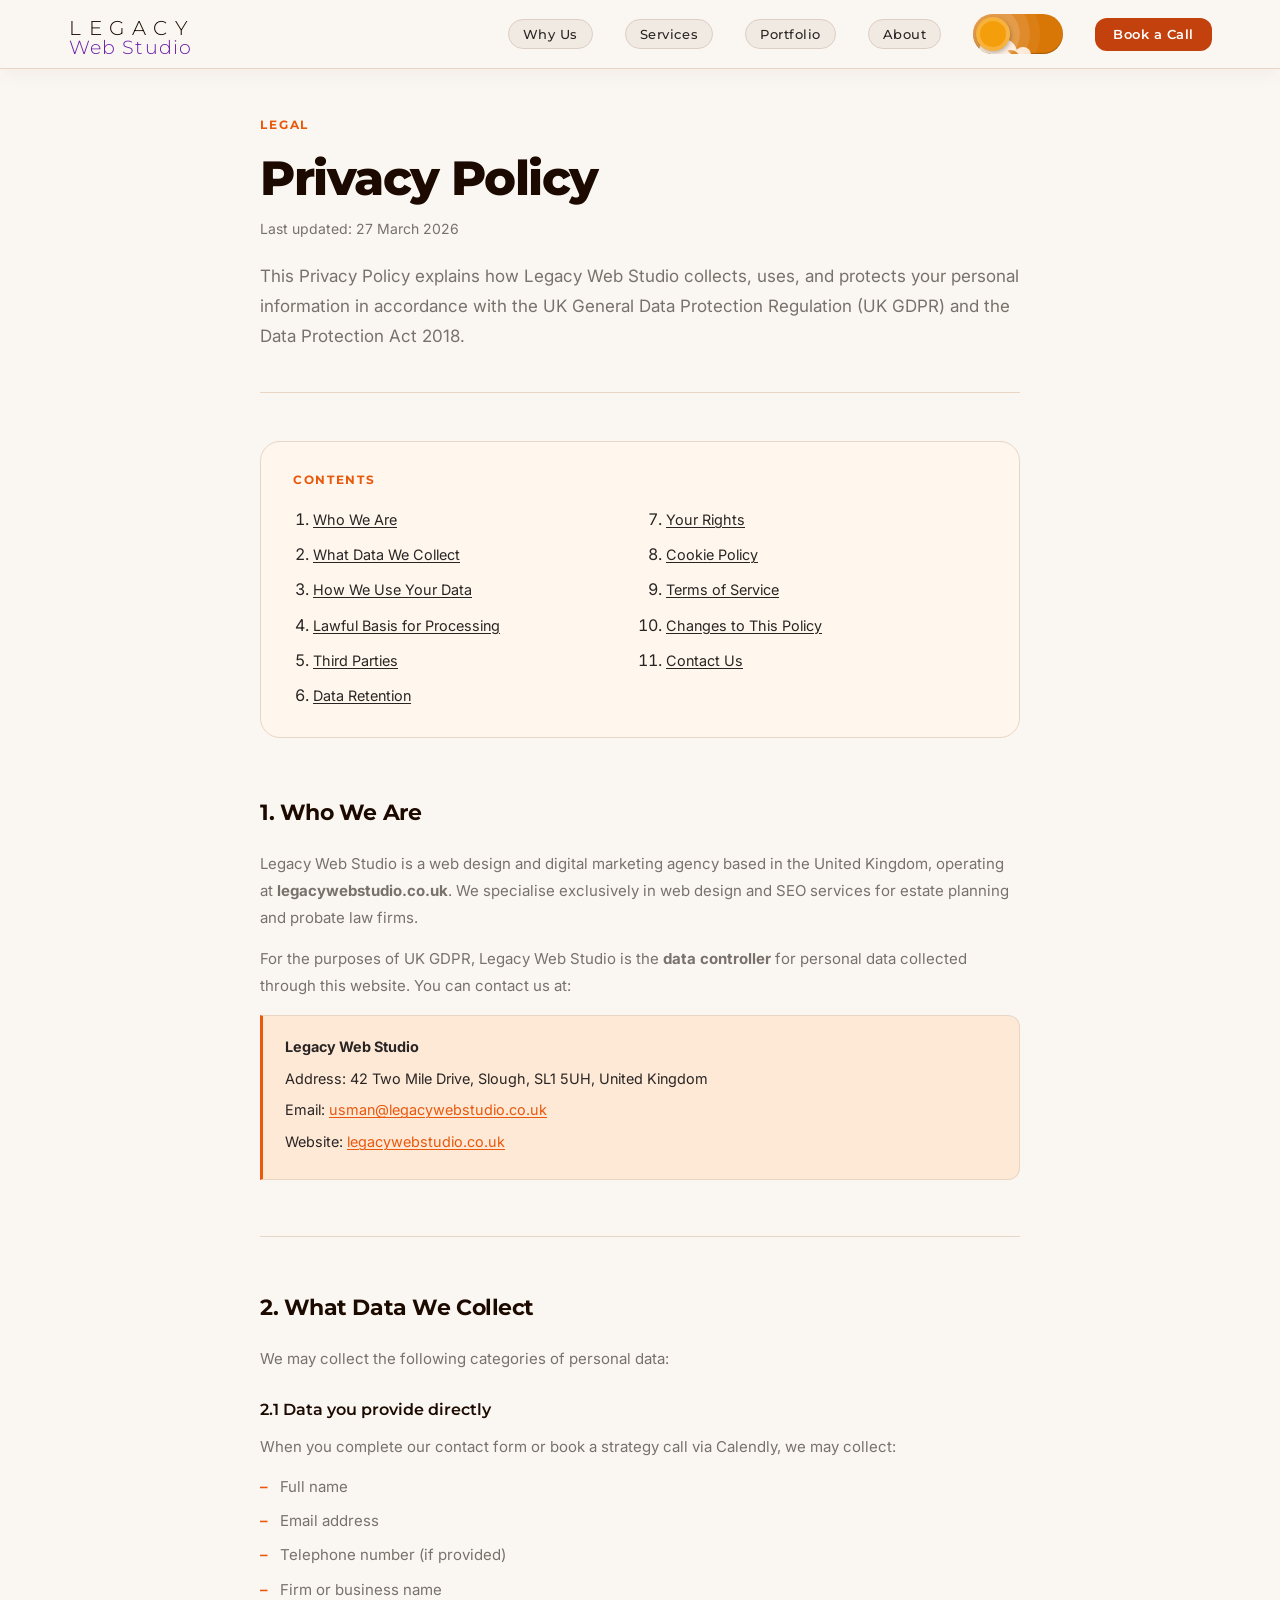
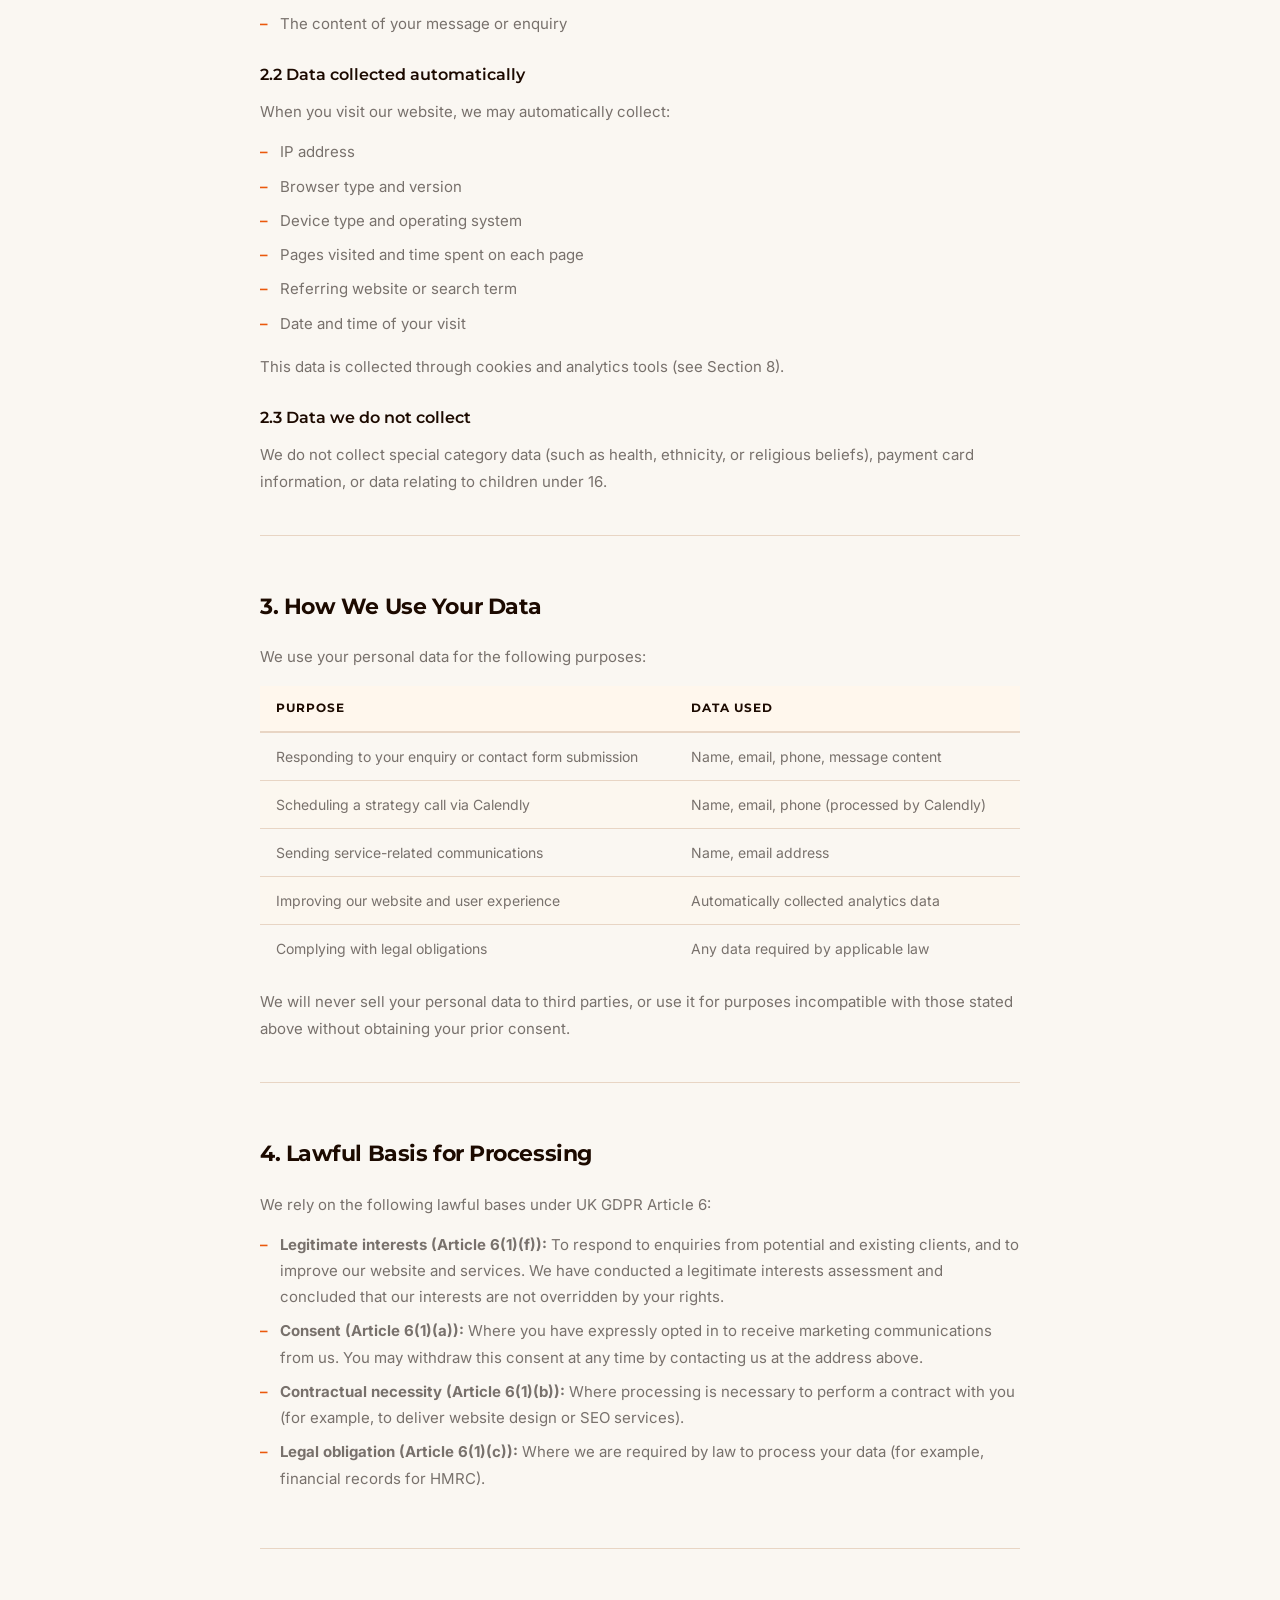
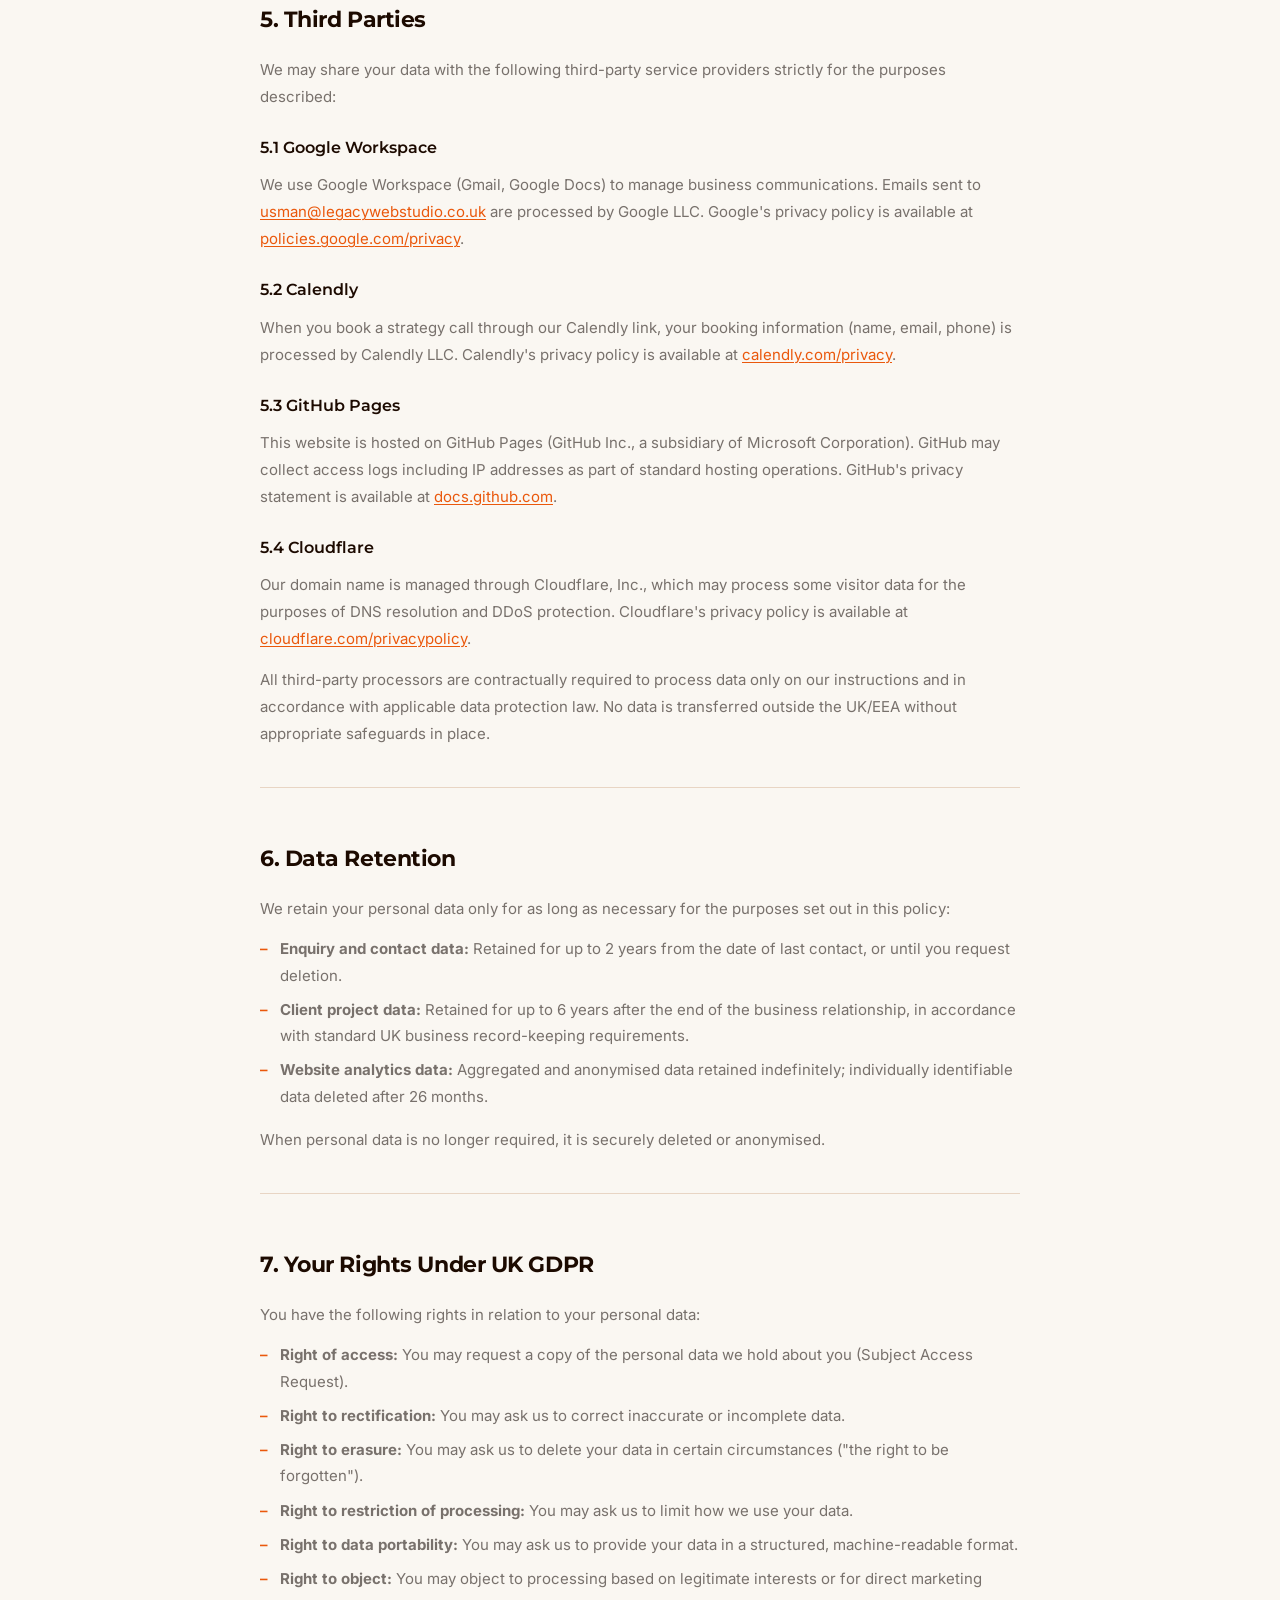
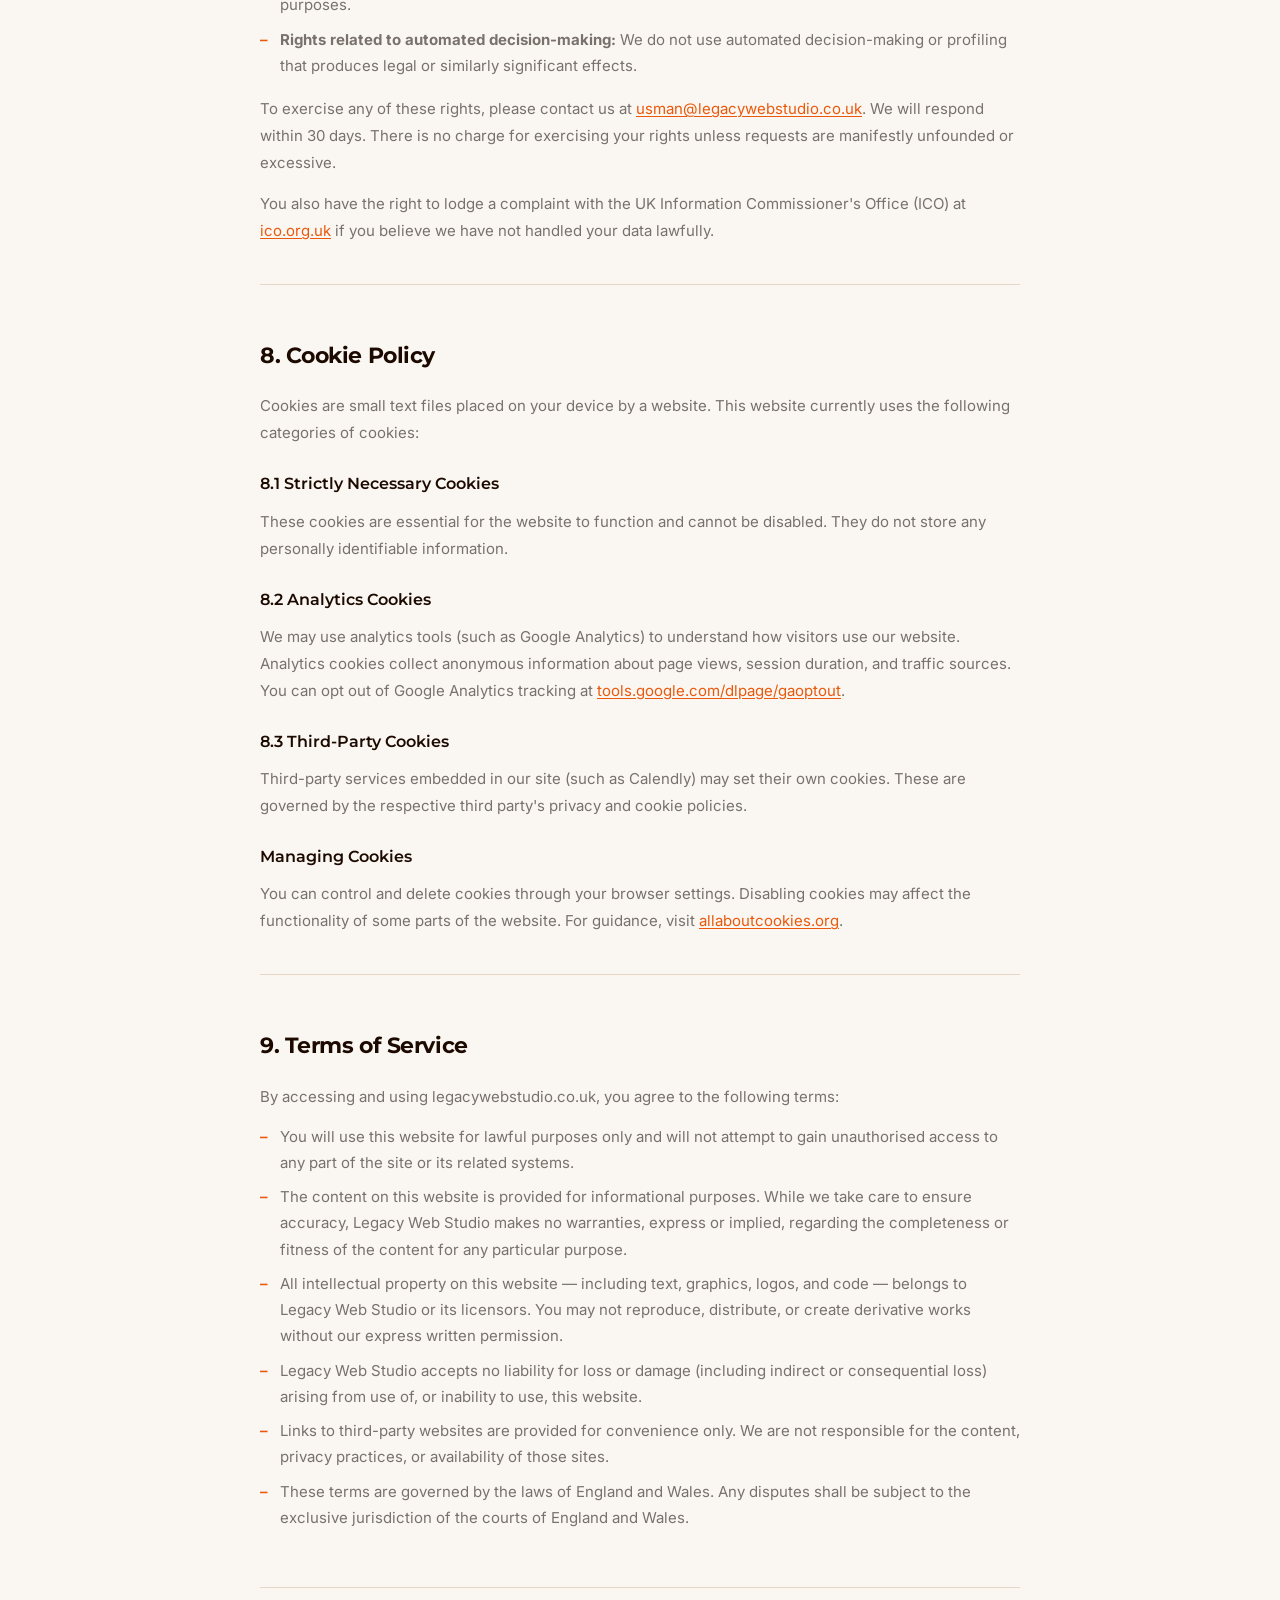
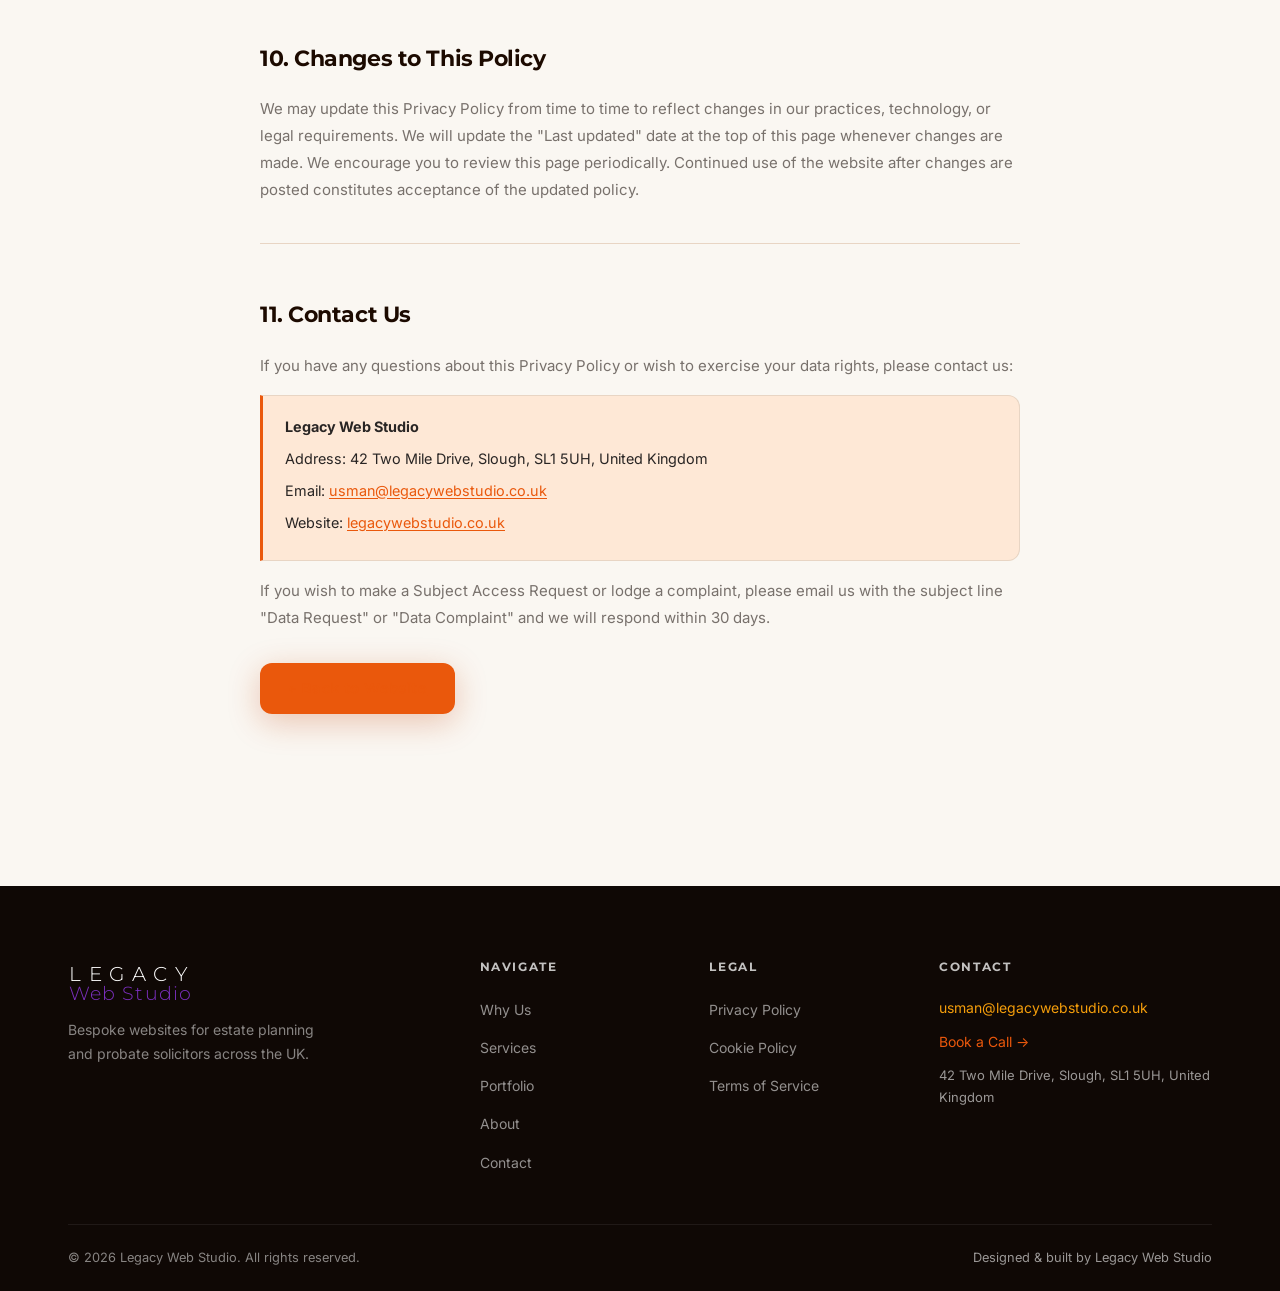
<file: privacy.html>
<!DOCTYPE html>
<html lang="en-GB">
<head>
  <meta charset="UTF-8" />
  <meta name="viewport" content="width=device-width, initial-scale=1.0" />
  <meta name="theme-color" content="#FAF7F2" />
  <meta name="color-scheme" content="light dark" />
  <meta name="darkreader-lock" />
  <meta name="night-eye-lock" />
  <meta name="description" content="Legacy Web Studio Privacy Policy — How we collect, use, and protect your personal data in accordance with UK GDPR." />
  <meta name="robots" content="noindex" />
  <title>Privacy Policy | Legacy Web Studio</title>
  <link rel="preconnect" href="https://fonts.googleapis.com" />
  <link rel="preconnect" href="https://fonts.gstatic.com" crossorigin />
  <link rel="preload" href="https://fonts.googleapis.com/css2?family=Montserrat:wght@300;500;600;700;800&family=Inter:wght@400;500&display=swap" as="style" />
  <link href="https://fonts.googleapis.com/css2?family=Montserrat:wght@300;500;600;700;800&family=Inter:wght@400;500&display=swap" rel="stylesheet" />
  <link rel="stylesheet" href="css/style.min.css?v=20" />
  <link rel="stylesheet" href="css/privacy.css?v=15" />
  <link rel="icon" type="image/svg+xml" href="assets/images/favicon.svg?v=6" />
  <script>
    (function() {
      var stored = localStorage.getItem('theme');
      var prefersDark = window.matchMedia('(prefers-color-scheme: dark)').matches;
      if (stored === 'dark' || (!stored && prefersDark)) {
        document.documentElement.classList.add('dark');
      }
      // Block dark mode extensions — site has its own theme system
      document.documentElement.setAttribute('data-color-scheme', stored === 'dark' || (!stored && prefersDark) ? 'dark' : 'light');
      document.documentElement.style.colorScheme = stored === 'dark' || (!stored && prefersDark) ? 'dark' : 'light';
    })();
  </script>
</head>
<body class="privacy-body">
  <a href="#main-content" class="skip-link">Skip to main content</a>

  <!-- ===== NAV (shared) ===== -->
  <header class="nav-header scrolled" id="nav-header">
    <nav class="nav container">
      <a href="index.html" class="nav__logo-link" aria-label="Legacy Web Studio — Home">
        <svg class="nav__logo-svg" viewBox="0 0 250 82" xmlns="http://www.w3.org/2000/svg" aria-hidden="true" focusable="false">
          <text class="logo-legacy" x="2" y="42" font-family="Montserrat, 'Helvetica Neue', Arial, sans-serif" font-weight="300" font-size="38" letter-spacing="14">LEGACY</text>
          <text class="logo-sub"    x="2" y="78" font-family="Montserrat, 'Helvetica Neue', Arial, sans-serif" font-weight="300" font-size="35" letter-spacing="2">Web Studio</text>
        </svg>
      </a>
      <ul class="nav__links" id="nav-links">
        <li><a href="index.html#why-us"    class="nav__link nav__link--pill">Why Us</a></li>
        <li><a href="index.html#services"  class="nav__link nav__link--pill">Services</a></li>
        <li><a href="index.html#portfolio" class="nav__link nav__link--pill">Portfolio</a></li>
        <li><a href="index.html#about"     class="nav__link nav__link--pill">About</a></li>
        <li class="nav__theme-toggle">
          <label class="theme-switch" aria-label="Toggle dark mode">
            <input type="checkbox" class="theme-switch__checkbox" id="theme-toggle">
            <div class="theme-switch__container">
              <div class="theme-switch__clouds"></div>
              <div class="theme-switch__stars-container">
                <svg xmlns="http://www.w3.org/2000/svg" viewBox="0 0 144 55" fill="none">
                  <path fill-rule="evenodd" clip-rule="evenodd" d="M135.831 3.00688C135.055 3.85027 134.111 4.29946 133 4.35447C134.111 4.40947 135.055 4.85867 135.831 5.71123C136.607 6.55462 136.996 7.56303 136.996 8.72727C136.996 7.95722 137.172 7.25134 137.525 6.59129C137.886 5.93124 138.372 5.39954 138.98 5.00535C139.598 4.60199 140.268 4.39114 141 4.35447C139.88 4.2903 138.936 3.85027 138.16 3.00688C137.384 2.16348 136.996 1.16425 136.996 0C136.996 1.16425 136.607 2.16348 135.831 3.00688ZM31 23.3545C32.1114 23.2995 33.0551 22.8503 33.8313 22.0069C34.6075 21.1635 34.9956 20.1642 34.9956 19C34.9956 20.1642 35.3837 21.1635 36.1599 22.0069C36.9361 22.8503 37.8798 23.2903 39 23.3545C38.2679 23.3911 37.5976 23.602 36.9802 24.0053C36.3716 24.3995 35.8864 24.9312 35.5248 25.5913C35.172 26.2513 34.9956 26.9572 34.9956 27.7273C34.9956 26.563 34.6075 25.5546 33.8313 24.7112C33.0551 23.8587 32.1114 23.4095 31 23.3545ZM0 36.3545C1.11136 36.2995 2.05513 35.8503 2.83131 35.0069C3.6075 34.1635 3.99559 33.1642 3.99559 32C3.99559 33.1642 4.38368 34.1635 5.15987 35.0069C5.93605 35.8503 6.87982 36.2903 8 36.3545C7.26792 36.3911 6.59757 36.602 5.98015 37.0053C5.37155 37.3995 4.88644 37.9312 4.52481 38.5913C4.172 39.2513 3.99559 39.9572 3.99559 40.7273C3.99559 39.563 3.6075 38.5546 2.83131 37.7112C2.05513 36.8587 1.11136 36.4095 0 36.3545ZM56.8313 24.0069C56.0551 24.8503 55.1114 25.2995 54 25.3545C55.1114 25.4095 56.0551 25.8587 56.8313 26.7112C57.6075 27.5546 57.9956 28.563 57.9956 29.7273C57.9956 28.9572 58.172 28.2513 58.5248 27.5913C58.8864 26.9312 59.3716 26.3995 59.9802 26.0053C60.5976 25.602 61.2679 25.3911 62 25.3545C60.8798 25.2903 59.9361 24.8503 59.1599 24.0069C58.3837 23.1635 57.9956 22.1642 57.9956 21C57.9956 22.1642 57.6075 23.1635 56.8313 24.0069ZM81 25.3545C82.1114 25.2995 83.0551 24.8503 83.8313 24.0069C84.6075 23.1635 84.9956 22.1642 84.9956 21C84.9956 22.1642 85.3837 23.1635 86.1599 24.0069C86.9361 24.8503 87.8798 25.2903 89 25.3545C88.2679 25.3911 87.5976 25.602 86.9802 26.0053C86.3716 26.3995 85.8864 26.9312 85.5248 27.5913C85.172 28.2513 84.9956 28.9572 84.9956 29.7273C84.9956 28.563 84.6075 27.5546 83.8313 26.7112C83.0551 25.8587 82.1114 25.4095 81 25.3545ZM136 36.3545C137.111 36.2995 138.055 35.8503 138.831 35.0069C139.607 34.1635 139.996 33.1642 139.996 32C139.996 33.1642 140.384 34.1635 141.16 35.0069C141.936 35.8503 142.88 36.2903 144 36.3545C143.268 36.3911 142.598 36.602 141.98 37.0053C141.372 37.3995 140.886 37.9312 140.525 38.5913C140.172 39.2513 139.996 39.9572 139.996 40.7273C139.996 39.563 139.607 38.5546 138.831 37.7112C138.055 36.8587 137.111 36.4095 136 36.3545ZM101.831 49.0069C101.055 49.8503 100.111 50.2995 99 50.3545C100.111 50.4095 101.055 50.8587 101.831 51.7112C102.607 52.5546 102.996 53.563 102.996 54.7273C102.996 53.9572 103.172 53.2513 103.525 52.5913C103.886 51.9312 104.372 51.3995 104.98 51.0053C105.598 50.602 106.268 50.3911 107 50.3545C105.88 50.2903 104.936 49.8503 104.16 49.0069C103.384 48.1635 102.996 47.1642 102.996 46C102.996 47.1642 102.607 48.1635 101.831 49.0069Z" fill="currentColor"></path>
                </svg>
              </div>
              <div class="theme-switch__circle-container">
                <div class="theme-switch__sun-moon-container">
                  <div class="theme-switch__moon">
                    <div class="theme-switch__spot"></div>
                    <div class="theme-switch__spot"></div>
                    <div class="theme-switch__spot"></div>
                  </div>
                </div>
              </div>
            </div>
          </label>
        </li>
        <li>
          <a href="https://calendly.com/legacywebstudio" target="_blank" rel="noopener noreferrer" class="nav__link nav__link--cta">
            Book a Call
          </a>
        </li>
      </ul>
      <button class="nav__hamburger" id="hamburger" aria-label="Toggle menu" aria-expanded="false">
        <span></span><span></span><span></span>
      </button>
    </nav>
  </header>

  <main class="privacy-main" id="main-content">
    <div class="container">

      <div class="privacy-header">
        <p class="section__eyebrow">Legal</p>
        <h1 class="privacy-title">Privacy Policy</h1>
        <p class="privacy-meta">Last updated: <time datetime="2026-03-27">27 March 2026</time></p>
        <p class="privacy-intro">
          This Privacy Policy explains how Legacy Web Studio collects, uses, and protects your personal information in accordance with the UK General Data Protection Regulation (UK GDPR) and the Data Protection Act 2018.
        </p>
      </div>

      <nav class="privacy-toc" aria-label="Table of contents">
        <p class="privacy-toc__heading">Contents</p>
        <ol class="privacy-toc__list">
          <li><a href="#who-we-are">Who We Are</a></li>
          <li><a href="#what-we-collect">What Data We Collect</a></li>
          <li><a href="#how-we-use">How We Use Your Data</a></li>
          <li><a href="#lawful-basis">Lawful Basis for Processing</a></li>
          <li><a href="#third-parties">Third Parties</a></li>
          <li><a href="#data-retention">Data Retention</a></li>
          <li><a href="#your-rights">Your Rights</a></li>
          <li><a href="#cookies">Cookie Policy</a></li>
          <li><a href="#terms">Terms of Service</a></li>
          <li><a href="#changes">Changes to This Policy</a></li>
          <li><a href="#contact-us">Contact Us</a></li>
        </ol>
      </nav>

      <article class="privacy-content">

        <section id="who-we-are">
          <h2>1. Who We Are</h2>
          <p>
            Legacy Web Studio is a web design and digital marketing agency based in the United Kingdom, operating at <strong>legacywebstudio.co.uk</strong>. We specialise exclusively in web design and SEO services for estate planning and probate law firms.
          </p>
          <p>
            For the purposes of UK GDPR, Legacy Web Studio is the <strong>data controller</strong> for personal data collected through this website. You can contact us at:
          </p>
          <div class="privacy-contact-box">
            <p><strong>Legacy Web Studio</strong></p>
            <p>Address: 42 Two Mile Drive, Slough, SL1 5UH, United Kingdom</p>
            <p>Email: <a href="mailto:usman@legacywebstudio.co.uk">usman@legacywebstudio.co.uk</a></p>
            <p>Website: <a href="https://legacywebstudio.co.uk">legacywebstudio.co.uk</a></p>
          </div>
        </section>

        <section id="what-we-collect">
          <h2>2. What Data We Collect</h2>
          <p>We may collect the following categories of personal data:</p>

          <h3>2.1 Data you provide directly</h3>
          <p>When you complete our contact form or book a strategy call via Calendly, we may collect:</p>
          <ul>
            <li>Full name</li>
            <li>Email address</li>
            <li>Telephone number (if provided)</li>
            <li>Firm or business name</li>
            <li>The content of your message or enquiry</li>
          </ul>

          <h3>2.2 Data collected automatically</h3>
          <p>When you visit our website, we may automatically collect:</p>
          <ul>
            <li>IP address</li>
            <li>Browser type and version</li>
            <li>Device type and operating system</li>
            <li>Pages visited and time spent on each page</li>
            <li>Referring website or search term</li>
            <li>Date and time of your visit</li>
          </ul>
          <p>This data is collected through cookies and analytics tools (see Section 8).</p>

          <h3>2.3 Data we do not collect</h3>
          <p>We do not collect special category data (such as health, ethnicity, or religious beliefs), payment card information, or data relating to children under 16.</p>
        </section>

        <section id="how-we-use">
          <h2>3. How We Use Your Data</h2>
          <p>We use your personal data for the following purposes:</p>
          <table class="privacy-table">
            <thead>
              <tr>
                <th>Purpose</th>
                <th>Data used</th>
              </tr>
            </thead>
            <tbody>
              <tr>
                <td>Responding to your enquiry or contact form submission</td>
                <td>Name, email, phone, message content</td>
              </tr>
              <tr>
                <td>Scheduling a strategy call via Calendly</td>
                <td>Name, email, phone (processed by Calendly)</td>
              </tr>
              <tr>
                <td>Sending service-related communications</td>
                <td>Name, email address</td>
              </tr>
              <tr>
                <td>Improving our website and user experience</td>
                <td>Automatically collected analytics data</td>
              </tr>
              <tr>
                <td>Complying with legal obligations</td>
                <td>Any data required by applicable law</td>
              </tr>
            </tbody>
          </table>
          <p>
            We will never sell your personal data to third parties, or use it for purposes incompatible with those stated above without obtaining your prior consent.
          </p>
        </section>

        <section id="lawful-basis">
          <h2>4. Lawful Basis for Processing</h2>
          <p>We rely on the following lawful bases under UK GDPR Article 6:</p>
          <ul>
            <li>
              <strong>Legitimate interests (Article 6(1)(f)):</strong> To respond to enquiries from potential and existing clients, and to improve our website and services. We have conducted a legitimate interests assessment and concluded that our interests are not overridden by your rights.
            </li>
            <li>
              <strong>Consent (Article 6(1)(a)):</strong> Where you have expressly opted in to receive marketing communications from us. You may withdraw this consent at any time by contacting us at the address above.
            </li>
            <li>
              <strong>Contractual necessity (Article 6(1)(b)):</strong> Where processing is necessary to perform a contract with you (for example, to deliver website design or SEO services).
            </li>
            <li>
              <strong>Legal obligation (Article 6(1)(c)):</strong> Where we are required by law to process your data (for example, financial records for HMRC).
            </li>
          </ul>
        </section>

        <section id="third-parties">
          <h2>5. Third Parties</h2>
          <p>We may share your data with the following third-party service providers strictly for the purposes described:</p>

          <h3>5.1 Google Workspace</h3>
          <p>
            We use Google Workspace (Gmail, Google Docs) to manage business communications. Emails sent to <a href="mailto:usman@legacywebstudio.co.uk">usman@legacywebstudio.co.uk</a> are processed by Google LLC. Google's privacy policy is available at <a href="https://policies.google.com/privacy" target="_blank" rel="noopener noreferrer">policies.google.com/privacy</a>.
          </p>

          <h3>5.2 Calendly</h3>
          <p>
            When you book a strategy call through our Calendly link, your booking information (name, email, phone) is processed by Calendly LLC. Calendly's privacy policy is available at <a href="https://calendly.com/privacy" target="_blank" rel="noopener noreferrer">calendly.com/privacy</a>.
          </p>

          <h3>5.3 GitHub Pages</h3>
          <p>
            This website is hosted on GitHub Pages (GitHub Inc., a subsidiary of Microsoft Corporation). GitHub may collect access logs including IP addresses as part of standard hosting operations. GitHub's privacy statement is available at <a href="https://docs.github.com/en/site-policy/privacy-policies/github-privacy-statement" target="_blank" rel="noopener noreferrer">docs.github.com</a>.
          </p>

          <h3>5.4 Cloudflare</h3>
          <p>
            Our domain name is managed through Cloudflare, Inc., which may process some visitor data for the purposes of DNS resolution and DDoS protection. Cloudflare's privacy policy is available at <a href="https://www.cloudflare.com/privacypolicy/" target="_blank" rel="noopener noreferrer">cloudflare.com/privacypolicy</a>.
          </p>

          <p>All third-party processors are contractually required to process data only on our instructions and in accordance with applicable data protection law. No data is transferred outside the UK/EEA without appropriate safeguards in place.</p>
        </section>

        <section id="data-retention">
          <h2>6. Data Retention</h2>
          <p>We retain your personal data only for as long as necessary for the purposes set out in this policy:</p>
          <ul>
            <li><strong>Enquiry and contact data:</strong> Retained for up to 2 years from the date of last contact, or until you request deletion.</li>
            <li><strong>Client project data:</strong> Retained for up to 6 years after the end of the business relationship, in accordance with standard UK business record-keeping requirements.</li>
            <li><strong>Website analytics data:</strong> Aggregated and anonymised data retained indefinitely; individually identifiable data deleted after 26 months.</li>
          </ul>
          <p>When personal data is no longer required, it is securely deleted or anonymised.</p>
        </section>

        <section id="your-rights">
          <h2>7. Your Rights Under UK GDPR</h2>
          <p>You have the following rights in relation to your personal data:</p>
          <ul>
            <li><strong>Right of access:</strong> You may request a copy of the personal data we hold about you (Subject Access Request).</li>
            <li><strong>Right to rectification:</strong> You may ask us to correct inaccurate or incomplete data.</li>
            <li><strong>Right to erasure:</strong> You may ask us to delete your data in certain circumstances ("the right to be forgotten").</li>
            <li><strong>Right to restriction of processing:</strong> You may ask us to limit how we use your data.</li>
            <li><strong>Right to data portability:</strong> You may ask us to provide your data in a structured, machine-readable format.</li>
            <li><strong>Right to object:</strong> You may object to processing based on legitimate interests or for direct marketing purposes.</li>
            <li><strong>Rights related to automated decision-making:</strong> We do not use automated decision-making or profiling that produces legal or similarly significant effects.</li>
          </ul>
          <p>
            To exercise any of these rights, please contact us at <a href="mailto:usman@legacywebstudio.co.uk">usman@legacywebstudio.co.uk</a>. We will respond within 30 days. There is no charge for exercising your rights unless requests are manifestly unfounded or excessive.
          </p>
          <p>
            You also have the right to lodge a complaint with the UK Information Commissioner's Office (ICO) at <a href="https://ico.org.uk/make-a-complaint/" target="_blank" rel="noopener noreferrer">ico.org.uk</a> if you believe we have not handled your data lawfully.
          </p>
        </section>

        <section id="cookies">
          <h2>8. Cookie Policy</h2>
          <p>
            Cookies are small text files placed on your device by a website. This website currently uses the following categories of cookies:
          </p>

          <h3>8.1 Strictly Necessary Cookies</h3>
          <p>These cookies are essential for the website to function and cannot be disabled. They do not store any personally identifiable information.</p>

          <h3>8.2 Analytics Cookies</h3>
          <p>
            We may use analytics tools (such as Google Analytics) to understand how visitors use our website. Analytics cookies collect anonymous information about page views, session duration, and traffic sources. You can opt out of Google Analytics tracking at <a href="https://tools.google.com/dlpage/gaoptout" target="_blank" rel="noopener noreferrer">tools.google.com/dlpage/gaoptout</a>.
          </p>

          <h3>8.3 Third-Party Cookies</h3>
          <p>
            Third-party services embedded in our site (such as Calendly) may set their own cookies. These are governed by the respective third party's privacy and cookie policies.
          </p>

          <h3>Managing Cookies</h3>
          <p>
            You can control and delete cookies through your browser settings. Disabling cookies may affect the functionality of some parts of the website. For guidance, visit <a href="https://www.allaboutcookies.org" target="_blank" rel="noopener noreferrer">allaboutcookies.org</a>.
          </p>
        </section>

        <section id="terms">
          <h2>9. Terms of Service</h2>
          <p>
            By accessing and using legacywebstudio.co.uk, you agree to the following terms:
          </p>
          <ul>
            <li>You will use this website for lawful purposes only and will not attempt to gain unauthorised access to any part of the site or its related systems.</li>
            <li>The content on this website is provided for informational purposes. While we take care to ensure accuracy, Legacy Web Studio makes no warranties, express or implied, regarding the completeness or fitness of the content for any particular purpose.</li>
            <li>All intellectual property on this website — including text, graphics, logos, and code — belongs to Legacy Web Studio or its licensors. You may not reproduce, distribute, or create derivative works without our express written permission.</li>
            <li>Legacy Web Studio accepts no liability for loss or damage (including indirect or consequential loss) arising from use of, or inability to use, this website.</li>
            <li>Links to third-party websites are provided for convenience only. We are not responsible for the content, privacy practices, or availability of those sites.</li>
            <li>These terms are governed by the laws of England and Wales. Any disputes shall be subject to the exclusive jurisdiction of the courts of England and Wales.</li>
          </ul>
        </section>

        <section id="changes">
          <h2>10. Changes to This Policy</h2>
          <p>
            We may update this Privacy Policy from time to time to reflect changes in our practices, technology, or legal requirements. We will update the "Last updated" date at the top of this page whenever changes are made. We encourage you to review this page periodically. Continued use of the website after changes are posted constitutes acceptance of the updated policy.
          </p>
        </section>

        <section id="contact-us">
          <h2>11. Contact Us</h2>
          <p>If you have any questions about this Privacy Policy or wish to exercise your data rights, please contact us:</p>
          <div class="privacy-contact-box">
            <p><strong>Legacy Web Studio</strong></p>
            <p>Address: 42 Two Mile Drive, Slough, SL1 5UH, United Kingdom</p>
            <p>Email: <a href="mailto:usman@legacywebstudio.co.uk">usman@legacywebstudio.co.uk</a></p>
            <p>Website: <a href="https://legacywebstudio.co.uk">legacywebstudio.co.uk</a></p>
          </div>
          <p>
            If you wish to make a Subject Access Request or lodge a complaint, please email us with the subject line "Data Request" or "Data Complaint" and we will respond within 30 days.
          </p>
          <div class="privacy-back">
            <a href="index.html" class="btn btn--warm">&larr; Back to Website</a>
          </div>
        </section>

      </article>
    </div>
  </main>

  <!-- ===== FOOTER (shared) ===== -->
  <footer class="footer">
    <div class="container">
      <div class="footer__grid">
        <div class="footer__brand">
          <svg class="footer__logo-svg" viewBox="0 0 250 82" xmlns="http://www.w3.org/2000/svg" aria-label="Legacy Web Studio" role="img">
            <title>Legacy Web Studio</title>
            <text x="2" y="42" font-family="Montserrat, 'Helvetica Neue', Arial, sans-serif" font-weight="300" font-size="38" letter-spacing="14" fill="#ffffff">LEGACY</text>
            <text x="2" y="78" font-family="Montserrat, 'Helvetica Neue', Arial, sans-serif" font-weight="300" font-size="35" letter-spacing="2"  fill="#7B2FBE">Web Studio</text>
          </svg>
          <p class="footer__tagline">Bespoke websites for estate planning and probate solicitors across the UK.</p>
        </div>
        <div class="footer__col">
          <p class="footer__heading">Navigate</p>
          <ul class="footer__links">
            <li><a href="index.html#why-us">Why Us</a></li>
            <li><a href="index.html#services">Services</a></li>
            <li><a href="index.html#portfolio">Portfolio</a></li>
            <li><a href="index.html#about">About</a></li>
            <li><a href="index.html#contact">Contact</a></li>
          </ul>
        </div>
        <div class="footer__col">
          <p class="footer__heading">Legal</p>
          <ul class="footer__links">
            <li><a href="privacy.html">Privacy Policy</a></li>
            <li><a href="privacy.html#cookies">Cookie Policy</a></li>
            <li><a href="privacy.html#terms">Terms of Service</a></li>
          </ul>
        </div>
        <div class="footer__col">
          <p class="footer__heading">Contact</p>
          <a href="mailto:usman@legacywebstudio.co.uk" class="footer__email">usman@legacywebstudio.co.uk</a>
          <a href="https://calendly.com/legacywebstudio" target="_blank" rel="noopener noreferrer" class="footer__calendly">Book a Call →</a>
          <p class="footer__location">42 Two Mile Drive, Slough, SL1 5UH, United Kingdom</p>
        </div>
      </div>
      <div class="footer__bottom">
        <p class="footer__copy">&copy; <span id="footer-year"></span> Legacy Web Studio. All rights reserved.</p>
        <p class="footer__made">Designed &amp; built by Legacy Web Studio</p>
      </div>
    </div>
  </footer>

  <script src="js/main.min.js?v=15" defer></script>
</body>
</html>
</file>
<file: css/privacy.css>
/* ============================================================
   LEGACY WEB STUDIO — Privacy Policy Page Styles
   ============================================================ */

.privacy-body {
  background: var(--cream);
}

.privacy-main {
  padding-top: 110px;
  padding-bottom: 80px;
}

/* Header */
.privacy-header {
  max-width: 760px;
  margin: 0 auto 48px;
  padding-bottom: 40px;
  border-bottom: 1px solid var(--border-warm);
}

.privacy-title {
  font-family: var(--font-heading);
  font-size: clamp(2rem, 4vw, 3rem);
  font-weight: 800;
  color: var(--text-dark);
  letter-spacing: -0.03em;
  margin-bottom: 10px;
  line-height: 1.2;
}

.privacy-meta {
  font-size: 0.875rem;
  color: var(--text-muted);
  margin-bottom: 20px;
}

.privacy-intro {
  font-size: 1.0625rem;
  color: var(--text-muted);
  line-height: 1.78;
}

/* Table of contents */
.privacy-toc {
  max-width: 760px;
  margin: 0 auto 56px;
  background: var(--sand);
  border: 1px solid var(--border-warm);
  border-radius: var(--r-lg);
  padding: 28px 32px;
}

.privacy-toc__heading {
  font-family: var(--font-heading);
  font-size: 0.75rem;
  font-weight: 700;
  letter-spacing: 0.14em;
  text-transform: uppercase;
  color: var(--sunset-orange);
  margin-bottom: 16px;
}

.privacy-toc__list {
  list-style: decimal;
  padding-left: 20px;
  columns: 2;
  column-gap: 32px;
}

.privacy-toc__list li {
  margin-bottom: 8px;
  break-inside: avoid;
}

.privacy-toc__list a {
  font-size: 0.9rem;
  color: var(--text-warm);
  text-decoration: underline;
  text-underline-offset: 2px;
  transition: color var(--t) var(--ease);
}

.privacy-toc__list a:hover { color: var(--sunset-orange); }

/* Content */
.privacy-content {
  max-width: 760px;
  margin: 0 auto;
}

.privacy-content section {
  margin-bottom: 52px;
  padding-bottom: 40px;
  border-bottom: 1px solid var(--border-warm);
  scroll-margin-top: 90px;
}

.privacy-content section:last-child {
  border-bottom: none;
}

.privacy-content h2 {
  font-family: var(--font-heading);
  font-size: 1.375rem;
  font-weight: 700;
  color: var(--text-dark);
  margin-bottom: 18px;
  letter-spacing: -0.02em;
}

.privacy-content h3 {
  font-family: var(--font-heading);
  font-size: 1rem;
  font-weight: 600;
  color: var(--text-dark);
  margin: 24px 0 10px;
}

.privacy-content p {
  font-size: 0.9375rem;
  color: var(--text-muted);
  line-height: 1.8;
  margin-bottom: 14px;
}

.privacy-content p:last-child { margin-bottom: 0; }

.privacy-content ul,
.privacy-content ol {
  list-style: none;
  margin-bottom: 16px;
}

.privacy-content ul li,
.privacy-content ol li {
  font-size: 0.9375rem;
  color: var(--text-muted);
  line-height: 1.75;
  padding-left: 20px;
  position: relative;
  margin-bottom: 8px;
}

.privacy-content ul li::before {
  content: '–';
  position: absolute;
  left: 0;
  color: var(--sunset-orange);
  font-weight: 600;
}

.privacy-content a {
  color: var(--sunset-orange);
  text-decoration: underline;
  text-underline-offset: 2px;
}
.privacy-content a:hover { color: var(--sunset-coral); }

/* Contact box */
.privacy-contact-box {
  background: var(--peach);
  border: 1px solid var(--border-warm);
  border-left: 3px solid var(--sunset-orange);
  border-radius: 0 var(--r-md) var(--r-md) 0;
  padding: 18px 22px;
  margin: 16px 0;
}

.privacy-contact-box p {
  font-size: 0.9rem;
  margin-bottom: 6px !important;
  color: var(--text-warm) !important;
}

/* Table */
.privacy-table {
  width: 100%;
  border-collapse: collapse;
  font-size: 0.875rem;
  margin: 16px 0;
}

.privacy-table th {
  font-family: var(--font-heading);
  font-size: 0.75rem;
  font-weight: 700;
  letter-spacing: 0.08em;
  text-transform: uppercase;
  color: var(--text-dark);
  background: var(--sand);
  padding: 12px 16px;
  text-align: left;
  border-bottom: 2px solid var(--border-warm);
}

.privacy-table td {
  padding: 12px 16px;
  color: var(--text-muted);
  border-bottom: 1px solid var(--border-warm);
  vertical-align: top;
  line-height: 1.65;
}

.privacy-table tr:last-child td { border-bottom: none; }
.privacy-table tr:nth-child(even) td { background: rgba(255,247,237,0.5); }

/* Back button */
.privacy-back {
  margin-top: 32px;
}

/* Mobile */
@media (max-width: 600px) {
  .privacy-toc__list { columns: 1; }
  .privacy-main { padding-top: 88px; }
  .privacy-header { margin-bottom: 32px; }
  .privacy-toc { padding: 20px; }
  .privacy-table { display: block; overflow-x: auto; -webkit-overflow-scrolling: touch; }
}

/* Print */
@media print {
  .privacy-main { padding-top: 20pt; }
  .privacy-toc { display: none; }
  .privacy-back { display: none; }
  .privacy-content section { break-inside: avoid; }
  .privacy-contact-box { border: 1px solid #ccc; background: #f5f5f5; }
}
</file>
<file: css/style.min.css>
:root{--sunset-deep:#1E0A3C;--sunset-indigo:#2D1B69;--sunset-purple:#4A148C;--sunset-grape:#6A1EA8;--sunset-coral:#C2410C;--sunset-orange:#EA580C;--sunset-amber:#D97706;--sunset-gold:#F59E0B;--cream:#FAF7F2;--sand:#FFF7ED;--peach:#FEE8D6;--peach-deep:#FDD5B2;--text-dark:#1C0A00;--text-warm:#292524;--text-muted:#78716C;--text-light:rgba(255,255,255,0.88);--text-light-dim:rgba(255,255,255,0.58);--border-warm:#E8D5C4;--success:#15803D;--error:#DC2626;--font-heading:'Montserrat',sans-serif;--font-body:'Inter',sans-serif;--r-sm:6px;--r-md:12px;--r-lg:20px;--r-full:9999px;--sh-sm:0 2px 8px rgba(100,40,10,0.07);--sh-md:0 6px 24px rgba(100,40,10,0.10);--sh-lg:0 16px 48px rgba(100,40,10,0.14);--sh-coral:0 8px 32px rgba(194,65,12,0.28);--sh-purple:0 8px 28px rgba(74,20,140,0.22);--ease:cubic-bezier(0.4,0,0.2,1);--t:0.28s;--container:1200px;--py:96px;color-scheme:light}*,*::before,*::after{box-sizing:border-box;margin:0;padding:0}html{scroll-behavior:smooth;font-size:16px;-webkit-text-size-adjust:100%}body{font-family:var(--font-body);color:var(--text-warm);background:var(--cream);line-height:1.7;-webkit-font-smoothing:antialiased;-moz-osx-font-smoothing:grayscale;overflow-x:hidden}img,svg{display:block;max-width:100%}a{color:inherit;text-decoration:none;transition:color var(--t) var(--ease)}ul{list-style:none}button{cursor:pointer;border:none;background:none;font-family:inherit}.container{width:100%;max-width:var(--container);margin:0 auto;padding:0 28px}.section{padding:var(--py) 0}.section--deep{background:var(--sunset-deep);color:var(--text-light)}.section--warm-accent{background:linear-gradient(135deg,#FFF3E0 0%,#FEE8D6 50%,#FDD5B2 100%)}.section__header{text-align:center;max-width:680px;margin:0 auto 64px}.section__eyebrow{display:inline-block;font-family:var(--font-heading);font-size:0.72rem;font-weight:700;letter-spacing:0.16em;text-transform:uppercase;color:var(--sunset-orange);margin-bottom:14px}.section__eyebrow--warm{color:var(--sunset-gold)}.section__title{font-family:var(--font-heading);font-size:clamp(1.75rem,3vw,2.5rem);font-weight:700;line-height:1.22;color:var(--text-dark);margin-bottom:18px;letter-spacing:-0.02em}.section__title em{font-style:italic;font-weight:700;color:var(--sunset-orange)}.section__title--light{color:#fff}.section__desc{font-size:1.0625rem;color:var(--text-muted);line-height:1.78}.section__desc--light{color:var(--text-light-dim)}.section__header--light .section__title{color:#fff}.btn{display:inline-flex;align-items:center;justify-content:center;gap:8px;font-family:var(--font-heading);font-size:0.875rem;font-weight:600;letter-spacing:0.03em;padding:14px 28px;border-radius:var(--r-md);transition:all var(--t) var(--ease);white-space:nowrap;position:relative;cursor:pointer;text-decoration:none;--glow-x:50%;--glow-y:50%;--glow-opacity:0;overflow:hidden}.btn::after{content:'';position:absolute;inset:0;border-radius:inherit;pointer-events:none;background:radial-gradient(circle 80px at var(--glow-x) var(--glow-y),rgba(255,255,255,0.15),transparent 70%);opacity:var(--glow-opacity);transition:opacity 0.2s ease}.dark .btn::after{background:radial-gradient(circle 80px at var(--glow-x) var(--glow-y),rgba(45,212,191,0.12),transparent 70%)}.btn--warm{background:var(--sunset-orange);color:#fff;box-shadow:var(--sh-coral)}.btn--warm:hover{background:var(--sunset-coral);transform:translateY(-2px);box-shadow:0 14px 40px rgba(194,65,12,0.35);color:#fff}.btn--warm:active{transform:translateY(0)}.btn--outline-light{background:transparent;color:#fff;border:1.5px solid rgba(255,255,255,0.45)}.btn--outline-light:hover{border-color:#fff;background:rgba(255,255,255,0.1);color:#fff}.nav-header{position:fixed;top:0;left:0;right:0;z-index:900;padding:18px 0;transition:padding var(--t) var(--ease),background 0.4s var(--ease),box-shadow var(--t) var(--ease),color 0.4s var(--ease)}.nav-header.scrolled{padding:12px 0;background:rgba(250,247,242,0.97);backdrop-filter:blur(14px);-webkit-backdrop-filter:blur(14px);box-shadow:0 1px 0 var(--border-warm),0 4px 20px rgba(100,40,10,0.06)}.nav{display:flex;align-items:center;justify-content:space-between}.nav__logo-svg{height:44px;width:auto;display:block}.logo-legacy{fill:#ffffff;transition:fill var(--t) var(--ease)}.logo-sub{fill:#6A1EA8}.nav-header.scrolled .logo-legacy{fill:var(--text-dark)}.nav__links{display:flex;align-items:center;gap:32px}.nav__link{font-family:var(--font-heading);font-size:0.8125rem;font-weight:500;letter-spacing:0.04em;color:rgba(255,255,255,0.82);position:relative;text-decoration:none;transition:color var(--t) var(--ease)}.nav__link:not(.nav__link--cta):not(.nav__link--pill)::after{content:'';position:absolute;bottom:-3px;left:0;width:0;height:1.5px;background:var(--sunset-gold);transition:width var(--t) var(--ease)}.nav__link:not(.nav__link--cta):hover{color:#fff}.nav__link:not(.nav__link--cta):not(.nav__link--pill):hover::after{width:100%}.nav-header.scrolled .nav__link:not(.nav__link--cta){color:var(--text-warm)}.nav-header.scrolled .nav__link:not(.nav__link--cta):hover{color:var(--text-dark)}.nav-header.scrolled .nav__link:not(.nav__link--cta):not(.nav__link--pill)::after{background:var(--sunset-orange)}.nav__link--pill{background:rgba(255,255,255,0.08);border:1px solid rgba(255,255,255,0.15);border-radius:var(--r-full);padding:6px 14px;transition:color var(--t) var(--ease),background var(--t) var(--ease),border-color var(--t) var(--ease)}.nav__link--pill:hover{background:rgba(255,255,255,0.16);border-color:rgba(255,255,255,0.30);color:#fff}.nav-header.scrolled .nav__link--pill{background:rgba(100,40,10,0.06);border-color:rgba(100,40,10,0.14)}.nav-header.scrolled .nav__link--pill:hover{background:rgba(100,40,10,0.11);border-color:rgba(100,40,10,0.24);color:var(--text-dark)}.nav__link--cta{background:var(--sunset-coral);color:#fff !important;padding:9px 18px;border-radius:var(--r-md);font-weight:600;font-size:0.8rem}.nav__link--cta:hover{background:#A33A0A;color:#fff !important}.nav__hamburger{display:none;flex-direction:column;gap:5px;padding:4px;z-index:910;position:relative}.nav__hamburger span{display:block;width:24px;height:2px;background:#fff;border-radius:2px;transition:all var(--t) var(--ease)}.nav-header.scrolled .nav__hamburger span{background:var(--text-warm)}.nav__hamburger.open span:nth-child(1){transform:translateY(7px) rotate(45deg)}.nav__hamburger.open span:nth-child(2){opacity:0;transform:scaleX(0)}.nav__hamburger.open span:nth-child(3){transform:translateY(-7px) rotate(-45deg)}@media (max-width:860px){.nav__hamburger{display:flex}.nav__links{position:fixed;top:0;left:0;width:100%;height:100%;flex-direction:column;justify-content:center;align-items:center;gap:28px;padding-top:70px;background:rgba(11,13,23,0.98);opacity:0;pointer-events:none;transition:opacity var(--t) var(--ease);z-index:899}.nav__links.open{opacity:1;pointer-events:auto}.nav__link{font-size:1.25rem;color:rgba(255,255,255,0.9) !important}.nav__link--cta{font-size:1rem}.nav__link:not(.nav__link--cta):not(.nav__link--pill)::after{background:var(--sunset-gold)}.nav__link--pill{background:none;border:none;border-radius:0;padding:0}.nav__link.nav__link--pill::after{content:'';position:absolute;bottom:-3px;left:0;width:0;height:1.5px;background:var(--sunset-gold);transition:width var(--t) var(--ease)}.nav__link.nav__link--pill:hover::after{width:100%}.nav-header.menu-open{background:rgba(11,13,23,0.97) !important;backdrop-filter:none !important;-webkit-backdrop-filter:none !important;box-shadow:none !important;filter:none !important;transform:none !important}.nav-header.menu-open .logo-legacy{fill:#ffffff !important}.nav-header.menu-open .logo-sub{fill:#6A1EA8 !important}.nav-header.menu-open .nav__hamburger span{background:#fff !important}}.nav__theme-toggle{display:flex;align-items:center}.theme-switch{--toggle-size:16px;--container-width:5.625em;--container-height:2.5em;--container-radius:6.25em;--container-light-bg:#D97706;--container-night-bg:#0B0D17;--circle-container-diameter:3.375em;--sun-moon-diameter:2.125em;--sun-bg:#F59E0B;--moon-bg:#C8D8FF;--spot-color:#959DB1;--circle-container-offset:calc((var(--circle-container-diameter) - var(--container-height)) / 2 * -1);--stars-color:#fff;--clouds-color:#FEE8D6;--back-clouds-color:#D97706;--toggle-transition:0.5s cubic-bezier(0,-0.02,0.4,1.25);--circle-transition:0.3s cubic-bezier(0,-0.02,0.35,1.17);font-size:var(--toggle-size);position:relative;display:inline-block;cursor:pointer;user-select:none;-webkit-tap-highlight-color:transparent}.theme-switch__checkbox{opacity:0;width:0;height:0;position:absolute;pointer-events:none}.theme-switch__container{width:var(--container-width);height:var(--container-height);background-color:var(--container-light-bg);border-radius:var(--container-radius);overflow:hidden;cursor:pointer;box-shadow:0em -0.0625em 0.0625em 0em rgba(0,0,0,0.25) inset;transition:background-color var(--toggle-transition);position:relative}.theme-switch__checkbox:checked~.theme-switch__container{background-color:var(--container-night-bg)}.theme-switch__circle-container{width:var(--circle-container-diameter);height:var(--circle-container-diameter);background-color:rgba(255,255,255,0.1);position:absolute;left:var(--circle-container-offset);top:var(--circle-container-offset);border-radius:50%;box-shadow:inset 0 0 0 3.375em rgba(255,255,255,0.1),inset 0 0 0 3.375em rgba(255,255,255,0.1),0 0 0 0.625em rgba(255,255,255,0.1),0 0 0 1.25em rgba(255,255,255,0.05);display:flex;align-items:center;justify-content:center;transition:left var(--circle-transition)}.theme-switch__checkbox:checked~.theme-switch__container .theme-switch__circle-container{left:calc(var(--container-width) - var(--circle-container-diameter) + var(--circle-container-offset) * -1)}.theme-switch__sun-moon-container{pointer-events:none;position:relative;z-index:2;width:var(--sun-moon-diameter);height:var(--sun-moon-diameter);margin:0 auto;border-radius:50%;background-color:var(--sun-bg);box-shadow:0.0625em 0.125em 0.25em rgba(0,0,0,0.26),inset 0 0 0 0.25em rgba(255,255,255,0.2);transition:background-color var(--toggle-transition);overflow:hidden}.theme-switch__checkbox:checked~.theme-switch__container .theme-switch__sun-moon-container{background-color:var(--moon-bg)}.theme-switch__moon{transform:translateX(100%);position:absolute;transition:transform 0.45s ease-in-out;width:100%;height:100%;background-color:var(--moon-bg);border-radius:50%;border:0.0625em solid var(--moon-bg);box-shadow:0.0625em 0.0625em 0.25em 0.25em rgba(254,247,254,0.1)}.theme-switch__checkbox:checked~.theme-switch__container .theme-switch__moon{transform:translateX(0)}.theme-switch__spot{position:absolute;top:0.75em;left:0.3125em;width:0.5em;height:0.5em;border-radius:50%;background-color:var(--spot-color);box-shadow:0 0.0625em 0.125em rgba(0,0,0,0.1) inset}.theme-switch__spot:nth-child(2){width:0.375em;height:0.375em;top:0.3125em;left:1.125em}.theme-switch__spot:nth-child(3){width:0.25em;height:0.25em;top:0.9375em;left:0.875em}.theme-switch__clouds{width:1.25em;height:1.25em;background-color:var(--clouds-color);border-radius:50%;position:absolute;bottom:-0.625em;left:0.375em;box-shadow:0.8125em 0.3125em 0 0em var(--clouds-color),-0.4375em 0.3125em 0 0.0625em var(--clouds-color),1.375em 0.3125em 0 -0.0625em var(--back-clouds-color),0.375em -0.125em 0 0.375em var(--clouds-color),0.875em -0.0625em 0 0.25em var(--clouds-color),2.125em 0.0625em 0 -0.125em var(--clouds-color);transition:var(--toggle-transition)}.theme-switch__checkbox:checked~.theme-switch__container .theme-switch__clouds{bottom:-1.625em}.theme-switch__stars-container{position:absolute;color:var(--stars-color);top:-100%;left:0.3125em;width:2.75em;height:auto;transition:var(--toggle-transition)}.theme-switch__checkbox:checked~.theme-switch__container .theme-switch__stars-container{top:0.0625em}@media (max-width:860px){.nav__theme-toggle{order:-1}}.hero{position:sticky;top:0;z-index:0;min-height:100svh;display:flex;align-items:center;overflow:hidden;background:var(--sunset-deep)}#hero-canvas{position:absolute;inset:0;width:100%;height:100%;z-index:0}.hero__overlay{position:absolute;inset:0;z-index:2;background:linear-gradient( to right,rgba(30,10,60,0.68) 0%,rgba(30,10,60,0.35) 55%,rgba(30,10,60,0.0) 100% );pointer-events:none}.hero__inner{position:relative;z-index:3;display:grid;grid-template-columns:55fr 45fr;gap:60px;align-items:center;padding-top:100px;padding-bottom:80px}.hero__text{max-width:600px}.hero__eyebrow{display:inline-block;font-family:var(--font-heading);font-size:0.72rem;font-weight:600;letter-spacing:0.14em;text-transform:uppercase;color:var(--sunset-gold);background:rgba(245,158,11,0.15);border:1px solid rgba(245,158,11,0.3);padding:5px 14px;border-radius:var(--r-full);margin-bottom:24px}.hero__headline{font-family:var(--font-heading);font-size:clamp(2.2rem,5vw,3.75rem);font-weight:800;line-height:1.1;color:#fff;letter-spacing:-0.035em;margin-bottom:24px}.hero__headline em{font-style:italic;font-weight:800;color:var(--sunset-gold);background:linear-gradient(90deg,var(--sunset-gold),var(--sunset-amber));-webkit-background-clip:text;-webkit-text-fill-color:transparent;background-clip:text}.hero__sub{font-size:clamp(0.9375rem,1.3vw,1.0625rem);color:rgba(255,255,255,0.72);line-height:1.8;max-width:520px;margin-bottom:38px}.hero__actions{display:flex;gap:14px;flex-wrap:wrap;margin-bottom:40px}.hero__trust{display:flex;gap:10px;flex-wrap:wrap}.hero__trust-pill{font-family:var(--font-heading);font-size:0.72rem;font-weight:600;letter-spacing:0.06em;color:rgba(255,255,255,0.6);background:rgba(255,255,255,0.08);border:1px solid rgba(255,255,255,0.14);padding:5px 12px;border-radius:var(--r-full)}.hero__mockup{width:100%;max-width:420px;border-radius:var(--r-lg);overflow:hidden;box-shadow:0 32px 80px rgba(0,0,0,0.4),0 0 0 1px rgba(255,255,255,0.08);transform:perspective(1200px) rotateY(-8deg) rotateX(3deg);transition:transform 0.6s var(--ease);animation:mockup-float 5s ease-in-out infinite;will-change:transform}.hero__mockup:hover{transform:perspective(1200px) rotateY(-4deg) rotateX(1deg)}@keyframes mockup-float{0%,100%{transform:perspective(1200px) rotateY(-8deg) rotateX(3deg) translateY(0)}50%{transform:perspective(1200px) rotateY(-8deg) rotateX(3deg) translateY(-10px)}}.mockup__chrome{background:#2D2D2D;padding:10px 14px;display:flex;align-items:center;gap:10px}.mockup__dots{display:flex;gap:5px}.dot{width:10px;height:10px;border-radius:50%}.dot--red{background:#FF5F57}.dot--amber{background:#FEBC2E}.dot--green{background:#28C840}.mockup__url-bar{flex:1;background:rgba(255,255,255,0.1);border-radius:4px;font-size:0.7rem;color:rgba(255,255,255,0.62);padding:3px 10px;font-family:var(--font-body);letter-spacing:0.02em;text-align:center}.mockup__screen{background:#F8F5F0;padding:0;min-height:260px}.mockup__nav-strip{height:36px;background:#fff;border-bottom:1px solid #EEE;display:flex;align-items:center;padding:0 14px;gap:6px}.mockup__nav-strip::before{content:'';width:60px;height:8px;background:linear-gradient(90deg,var(--sunset-deep),var(--sunset-purple));border-radius:4px;opacity:0.7}.mockup__hero-stripe{background:linear-gradient(135deg,var(--sunset-indigo) 0%,var(--sunset-orange) 100%);padding:22px 16px 18px;display:flex;flex-direction:column;gap:8px}.mockup__headline-line{height:10px;background:rgba(255,255,255,0.85);border-radius:5px}.mockup__headline-line--wide{width:80%}.mockup__headline-line--medium{width:55%}.mockup__cta-pill{margin-top:4px;width:100px;height:22px;background:var(--sunset-gold);border-radius:5px}.mockup__cards-row{display:grid;grid-template-columns:repeat(3,1fr);gap:6px;padding:12px 12px 0}.mockup__card{height:48px;background:#fff;border-radius:6px;box-shadow:0 2px 6px rgba(0,0,0,0.06);border-top:3px solid}.mockup__card:nth-child(1){border-color:var(--sunset-orange)}.mockup__card:nth-child(2){border-color:var(--sunset-purple)}.mockup__card:nth-child(3){border-color:var(--sunset-amber)}.mockup__text-rows{padding:10px 12px 16px;display:flex;flex-direction:column;gap:6px}.mockup__text-line{height:6px;background:#DDD;border-radius:3px}.mockup__text-line--short{width:65%}.hero__scroll-hint{position:absolute;bottom:32px;left:50%;transform:translateX(-50%);z-index:3;display:flex;flex-direction:column;align-items:center;gap:8px}.hero__scroll-label{font-family:var(--font-heading);font-size:0.65rem;font-weight:600;letter-spacing:0.18em;text-transform:uppercase;color:rgba(255,255,255,0.35)}.hero__scroll-line{width:1.5px;height:44px;background:linear-gradient(to bottom,rgba(255,255,255,0.5),transparent);animation:scroll-drop 2s ease-in-out infinite}@keyframes scroll-drop{0%,100%{opacity:0.5;transform:scaleY(1)}50%{opacity:1;transform:scaleY(1.2)}}.why-us{background:var(--cream);position:relative;z-index:1}.why-us__grid{display:grid;grid-template-columns:repeat(3,1fr);gap:20px}.why-card{display:flex;gap:18px;background:#fff;border:1px solid var(--border-warm);border-radius:var(--r-lg);padding:28px 24px;box-shadow:var(--sh-sm);transition:box-shadow var(--t) var(--ease),transform var(--t) var(--ease),border-color var(--t) var(--ease)}.why-card:hover{box-shadow:var(--sh-lg);transform:translateY(-4px);border-color:var(--peach-deep)}.why-card__icon-wrap{flex-shrink:0;width:48px;height:48px;display:flex;align-items:center;justify-content:center;background:var(--peach);border-radius:var(--r-md);color:var(--sunset-orange)}.why-card__body{flex:1}.why-card__title{font-family:var(--font-heading);font-size:1rem;font-weight:700;color:var(--text-dark);margin-bottom:8px;line-height:1.3}.why-card__desc{font-size:0.9rem;color:var(--text-muted);line-height:1.75}.services__list{display:flex;flex-direction:column;gap:0;border:1px solid rgba(255,255,255,0.08);border-radius:var(--r-lg);overflow:hidden;margin-bottom:52px}.service-item{display:grid;grid-template-columns:280px 1fr;gap:0;border-bottom:1px solid rgba(255,255,255,0.07);transition:background var(--t) var(--ease)}.service-item:last-child{border-bottom:none}.service-item:hover{background:rgba(234,88,12,0.07)}.dark .service-item:hover{background:rgba(45,212,191,0.05)}.service-item__left{padding:36px 32px;border-right:1px solid rgba(255,255,255,0.07);display:flex;flex-direction:column;gap:10px}.service-item__num{font-family:var(--font-heading);font-size:0.72rem;font-weight:700;letter-spacing:0.12em;color:var(--sunset-gold)}.service-item__title{font-family:var(--font-heading);font-size:1.0625rem;font-weight:700;color:#fff;line-height:1.3}.service-item__right{padding:36px 36px}.service-item__desc{font-size:0.9375rem;color:var(--text-light-dim);line-height:1.78;margin-bottom:18px}.service-item__tags{display:flex;flex-wrap:wrap;gap:8px}.service-item__tags li{font-family:var(--font-heading);font-size:0.72rem;font-weight:500;letter-spacing:0.04em;color:var(--sunset-gold);background:rgba(245,158,11,0.1);border:1px solid rgba(245,158,11,0.2);padding:4px 10px;border-radius:var(--r-full)}.services__cta{text-align:center;display:flex;flex-direction:column;align-items:center;gap:14px}.services__cta-text{font-family:var(--font-heading);font-size:0.875rem;color:var(--text-light-dim)}.portfolio{background:var(--sand);position:relative;z-index:1}.portfolio__grid{display:grid;grid-template-columns:repeat(3,1fr);gap:24px;margin-bottom:28px}.showcase__slider{position:relative;width:100%;aspect-ratio:16 / 9;overflow:hidden;cursor:ew-resize;user-select:none;-webkit-user-select:none}.showcase__img-wrap--after{position:absolute;inset:0;z-index:1}.showcase__img-wrap--after img{width:100%;height:100%;object-fit:cover;object-position:top left;display:block}.showcase__img-wrap--before{position:absolute;inset:0;z-index:2;width:50%;overflow:hidden}.showcase__img-wrap--before img{height:100%;object-fit:cover;object-position:top left;display:block}.showcase__label{position:absolute;top:16px;font-family:var(--font-heading);font-size:0.72rem;font-weight:700;letter-spacing:0.08em;text-transform:uppercase;padding:5px 12px;border-radius:var(--r-full);z-index:5;pointer-events:none}.showcase__label--before{left:16px;background:rgba(220,38,38,0.85);color:#fff}.showcase__label--after{right:16px;background:rgba(21,128,61,0.85);color:#fff}.showcase__handle{position:absolute;top:0;bottom:0;left:50%;z-index:10;width:3px;transform:translateX(-50%);display:flex;align-items:center;justify-content:center;outline:none}.showcase__handle-line{position:absolute;inset:0;background:#fff;box-shadow:0 0 8px rgba(0,0,0,0.3)}.showcase__handle-grip{position:relative;z-index:11;width:40px;height:40px;border-radius:50%;background:#fff;box-shadow:0 2px 8px rgba(0,0,0,0.2),0 0 0 2px rgba(255,255,255,0.8);display:flex;align-items:center;justify-content:center;color:var(--text-warm);transition:transform 0.2s ease,box-shadow 0.2s ease}.showcase__handle-grip:hover,.showcase__handle:focus-visible .showcase__handle-grip{transform:scale(1.15);box-shadow:0 4px 16px rgba(0,0,0,0.25),0 0 0 3px var(--sunset-orange)}.showcase__handle:focus-visible{outline:none}.showcase__tag{font-family:var(--font-heading);font-size:0.72rem;font-weight:700;letter-spacing:0.08em;text-transform:uppercase;color:var(--sunset-orange);background:var(--peach);padding:4px 12px;border-radius:var(--r-full)}.showcase__location{font-family:var(--font-heading);font-size:0.8rem;font-weight:500;color:var(--text-muted)}.showcase__desc{font-size:0.9rem;color:var(--text-muted);line-height:1.75}.portfolio__cta{text-align:center;display:flex;flex-direction:column;align-items:center;gap:14px}.portfolio__cta-text{font-family:var(--font-heading);font-size:0.9375rem;font-weight:500;color:var(--text-muted)}.dark .showcase__handle-grip{background:#1E2235;color:#E2E8F0;box-shadow:0 2px 8px rgba(0,0,0,0.4),0 0 0 2px rgba(255,255,255,0.1)}.dark .showcase__handle-grip:hover,.dark .showcase__handle:focus-visible .showcase__handle-grip{box-shadow:0 4px 16px rgba(0,0,0,0.4),0 0 0 3px #2DD4BF}.dark .showcase__handle-line{background:rgba(255,255,255,0.7)}.dark .showcase__tag{color:#5EEAD4;background:rgba(94,234,212,0.1)}@media (max-width:700px){.showcase__slider{aspect-ratio:4 / 3}.showcase__info{padding:20px 18px}.showcase__handle-grip{width:36px;height:36px}.showcase__label{font-size:0.65rem;padding:4px 10px;top:10px}.showcase__label--before{left:10px}.showcase__label--after{right:10px}}.portfolio__grid{display:grid;grid-template-columns:repeat(3,1fr);gap:24px;margin-bottom:48px}.showcase-card{display:flex;flex-direction:column;background:#fff;border:2px solid var(--border-warm);border-radius:var(--r-lg);overflow:hidden;box-shadow:var(--sh-sm);cursor:pointer;transition:box-shadow var(--t) var(--ease),transform var(--t) var(--ease),border-color var(--t) var(--ease);text-align:left;font-family:inherit;font-size:inherit;color:inherit;padding:0;-webkit-appearance:none;appearance:none}.showcase-card:hover{box-shadow:var(--sh-lg);transform:translateY(-6px);border-color:var(--sunset-orange)}.showcase-card:focus-visible{outline:2.5px solid var(--sunset-orange);outline-offset:3px}.showcase-card__img{position:relative;aspect-ratio:16 / 9;overflow:hidden}.showcase-card__img img{width:100%;height:100%;object-fit:cover;object-position:top left;display:block;transition:transform 0.4s var(--ease)}.showcase-card:hover .showcase-card__img img{transform:scale(1.03)}.showcase-card__explore{position:absolute;bottom:0;left:0;right:0;padding:10px;text-align:center;font-family:var(--font-heading);font-size:0.72rem;font-weight:600;letter-spacing:0.06em;text-transform:uppercase;color:#fff;background:linear-gradient(to top,rgba(0,0,0,0.6) 0%,transparent 100%);opacity:0;transition:opacity var(--t) var(--ease)}.showcase-card:hover .showcase-card__explore{opacity:1}.showcase-card__info{padding:18px 20px}.showcase-card__meta{display:flex;align-items:center;gap:10px;margin-bottom:8px}.showcase-card__desc{font-size:0.84rem;color:var(--text-muted);line-height:1.65}.portfolio__cta{text-align:center;display:flex;flex-direction:column;align-items:center;gap:14px}.portfolio__cta-text{font-family:var(--font-heading);font-size:0.9375rem;font-weight:500;color:var(--text-muted)}.showcase-modal{position:fixed;inset:0;z-index:950;display:flex;align-items:center;justify-content:center;opacity:0;pointer-events:none;transition:opacity 0.35s var(--ease)}.showcase-modal[hidden]{display:none}.showcase-modal.open{opacity:1;pointer-events:auto}.showcase-modal__backdrop{position:absolute;inset:0;background:rgba(0,0,0,0.75);backdrop-filter:blur(8px);-webkit-backdrop-filter:blur(8px)}.showcase-modal__content{position:relative;z-index:1;width:90%;max-width:960px;max-height:90vh;overflow-y:auto;background:#fff;border-radius:var(--r-lg);box-shadow:0 32px 80px rgba(0,0,0,0.4);transform:scale(0.95) translateY(10px);transition:transform 0.35s var(--ease)}.showcase-modal.open .showcase-modal__content{transform:scale(1) translateY(0)}.showcase-modal__close{position:absolute;top:12px;right:12px;z-index:20;width:40px;height:40px;border-radius:50%;background:rgba(0,0,0,0.5);color:#fff;display:flex;align-items:center;justify-content:center;cursor:pointer;border:none;transition:background var(--t) var(--ease),transform var(--t) var(--ease)}.showcase-modal__close:hover{background:rgba(0,0,0,0.7);transform:scale(1.1)}.showcase-modal__close:focus-visible{outline:2.5px solid #fff;outline-offset:3px}.showcase-modal__slide{display:none}.showcase-modal__slide.active{display:block}.showcase-modal__info{padding:20px 28px 24px;display:flex;flex-wrap:wrap;align-items:center;gap:10px}.showcase-modal__info .showcase__desc{width:100%;margin-top:4px}.showcase__slider{position:relative;width:100%;aspect-ratio:16 / 9;overflow:hidden;cursor:ew-resize;user-select:none;-webkit-user-select:none}.showcase__img-wrap--after{position:absolute;inset:0;z-index:1}.showcase__img-wrap--after img{width:100%;height:100%;object-fit:cover;object-position:top left;display:block}.showcase__img-wrap--before{position:absolute;inset:0;z-index:2;width:50%;overflow:hidden}.showcase__img-wrap--before img{height:100%;object-fit:cover;object-position:top left;display:block}.showcase__label{position:absolute;top:16px;font-family:var(--font-heading);font-size:0.72rem;font-weight:700;letter-spacing:0.08em;text-transform:uppercase;padding:5px 12px;border-radius:var(--r-full);z-index:5;pointer-events:none}.showcase__label--before{left:16px;background:rgba(220,38,38,0.85);color:#fff}.showcase__label--after{right:16px;background:rgba(21,128,61,0.85);color:#fff}.showcase__handle{position:absolute;top:0;bottom:0;left:50%;z-index:10;width:3px;transform:translateX(-50%);display:flex;align-items:center;justify-content:center;outline:none}.showcase__handle-line{position:absolute;inset:0;background:#fff;box-shadow:0 0 8px rgba(0,0,0,0.3)}.showcase__handle-grip{position:relative;z-index:11;width:40px;height:40px;border-radius:50%;background:#fff;box-shadow:0 2px 8px rgba(0,0,0,0.2),0 0 0 2px rgba(255,255,255,0.8);display:flex;align-items:center;justify-content:center;color:var(--text-warm);transition:transform 0.2s ease,box-shadow 0.2s ease}.showcase__handle-grip:hover,.showcase__handle:focus-visible .showcase__handle-grip{transform:scale(1.15);box-shadow:0 4px 16px rgba(0,0,0,0.25),0 0 0 3px var(--sunset-orange)}.showcase__handle:focus-visible{outline:none}.showcase__tag{font-family:var(--font-heading);font-size:0.72rem;font-weight:700;letter-spacing:0.08em;text-transform:uppercase;color:var(--sunset-orange);background:var(--peach);padding:4px 12px;border-radius:var(--r-full)}.showcase__location{font-family:var(--font-heading);font-size:0.8rem;font-weight:500;color:var(--text-muted)}.showcase__desc{font-size:0.9rem;color:var(--text-muted);line-height:1.75}.dark .showcase-card{background:#162640;border-color:rgba(94,234,212,0.1)}.dark .showcase-card:hover{border-color:rgba(45,212,191,0.4)}.dark .showcase-modal__content{background:#162640}.dark .showcase-modal__backdrop{background:rgba(0,0,0,0.85)}.dark .showcase__handle-grip{background:#1E2235;color:#E2E8F0;box-shadow:0 2px 8px rgba(0,0,0,0.4),0 0 0 2px rgba(255,255,255,0.1)}.dark .showcase__handle-grip:hover,.dark .showcase__handle:focus-visible .showcase__handle-grip{box-shadow:0 4px 16px rgba(0,0,0,0.4),0 0 0 3px #2DD4BF}.dark .showcase__handle-line{background:rgba(255,255,255,0.7)}.dark .showcase__tag{color:#5EEAD4;background:rgba(94,234,212,0.1)}@media (max-width:960px){.portfolio__grid{grid-template-columns:repeat(2,1fr)}}@media (max-width:600px){.portfolio__grid{grid-template-columns:1fr}.showcase-modal__content{width:95%;max-height:85vh}.showcase__handle-grip{width:36px;height:36px}.showcase__label{font-size:0.65rem;padding:4px 10px;top:10px}.showcase__label--before{left:10px}.showcase__label--after{right:10px}}.about__inner{display:grid;grid-template-columns:1.2fr 1fr;gap:80px;align-items:center}.about__content .section__eyebrow,.about__content .section__title{text-align:left}.about__text{font-size:1rem;color:var(--text-warm);line-height:1.82;margin-bottom:18px}.about__stats{display:grid;grid-template-columns:1fr 1fr;gap:20px}.about__stat{background:#fff;border:1px solid var(--border-warm);border-radius:var(--r-lg);padding:28px 22px;box-shadow:var(--sh-md);transition:transform var(--t) var(--ease),box-shadow var(--t) var(--ease)}.about__stat:hover{transform:translateY(-4px);box-shadow:var(--sh-lg)}.about__stat-num{display:block;font-family:var(--font-heading);font-size:2rem;font-weight:800;color:var(--sunset-orange);line-height:1;margin-bottom:8px;letter-spacing:-0.03em}.about__stat-label{display:block;font-family:var(--font-heading);font-size:0.72rem;font-weight:600;letter-spacing:0.08em;text-transform:uppercase;color:var(--text-muted)}.contact{background:var(--cream);position:relative;z-index:1}.contact__calendly-banner{display:flex;align-items:center;justify-content:space-between;gap:32px;background:linear-gradient(135deg,var(--sunset-indigo) 0%,var(--sunset-purple) 50%,var(--sunset-coral) 100%);border-radius:32px;padding:40px 48px;margin-bottom:48px;box-shadow:var(--sh-purple)}.contact__calendly-text{flex:1}.contact__calendly-heading{font-family:var(--font-heading);font-size:1.375rem;font-weight:700;color:#fff;margin-bottom:8px}.contact__calendly-sub{font-size:0.9375rem;color:rgba(255,255,255,0.72);line-height:1.65;max-width:560px}.contact__divider{display:flex;align-items:center;gap:20px;margin-bottom:48px}.contact__divider::before,.contact__divider::after{content:'';flex:1;height:1px;background:var(--border-warm)}.contact__divider span{font-family:var(--font-heading);font-size:0.75rem;font-weight:600;letter-spacing:0.1em;text-transform:uppercase;color:var(--text-muted);white-space:nowrap}.contact__grid{display:grid;grid-template-columns:1fr 1.4fr;gap:72px;align-items:start}.contact__info .section__eyebrow,.contact__info .section__title{text-align:left}.contact__desc{font-size:1rem;color:var(--text-muted);line-height:1.78;margin-bottom:32px}.contact__detail-list{display:flex;flex-direction:column;gap:14px}.contact__detail{display:flex;align-items:center;gap:12px;font-size:0.9375rem;color:var(--text-muted)}.contact__detail svg{color:var(--sunset-orange);flex-shrink:0}.contact__detail a:hover{color:var(--sunset-orange)}.contact__form{background:#fff;border:1px solid var(--border-warm);border-radius:32px;padding:40px;box-shadow:var(--sh-lg)}.form__row{display:grid;grid-template-columns:1fr 1fr;gap:18px}.form__group{margin-bottom:20px}.form__label{display:block;font-family:var(--font-heading);font-size:0.8rem;font-weight:600;letter-spacing:0.02em;color:var(--text-warm);margin-bottom:7px}.form__req{color:var(--sunset-orange)}.form__optional{font-weight:400;color:var(--text-muted)}.form__input,.form__textarea{width:100%;padding:12px 16px;font-family:var(--font-body);font-size:0.9375rem;color:var(--text-dark);background:var(--cream);border:1.5px solid var(--border-warm);border-radius:var(--r-md);outline:none;transition:border-color var(--t) var(--ease),box-shadow var(--t) var(--ease),background var(--t) var(--ease);line-height:1.5;-webkit-appearance:none}.form__input::placeholder,.form__textarea::placeholder{color:#B5A99A}.form__input:focus,.form__textarea:focus{border-color:var(--sunset-orange);background:#fff;box-shadow:0 0 0 3px rgba(234,88,12,0.1)}.form__input.error,.form__textarea.error{border-color:var(--error);box-shadow:0 0 0 3px rgba(220,38,38,0.08)}.form__input:focus-visible,.form__textarea:focus-visible{outline:none}.form__textarea{resize:vertical;min-height:108px}.form__error{display:block;font-size:0.78rem;color:var(--error);margin-top:5px;min-height:16px}.form__privacy{font-size:0.78rem;color:var(--text-warm);text-align:center;margin-top:12px;line-height:1.55}.form__privacy a{color:var(--sunset-coral);text-decoration:underline;text-underline-offset:2px}.form__success{display:none;margin-top:14px;padding:14px 18px;background:#ECFDF5;border:1px solid #A7F3D0;border-radius:var(--r-md);font-size:0.9rem;color:var(--success);text-align:center}.form__success.visible{display:block}.footer{background:#0F0805;color:rgba(255,255,255,0.55);padding:72px 0 0;position:relative;z-index:1}.footer__grid{display:grid;grid-template-columns:2fr 1fr 1fr 1.5fr;gap:48px;padding-bottom:48px;border-bottom:1px solid rgba(255,255,255,0.07)}.footer__logo-svg{height:44px;width:auto;display:block;margin-bottom:16px}.footer__tagline{font-size:0.875rem;color:rgba(255,255,255,0.50);line-height:1.72;max-width:270px}.footer__heading{font-family:var(--font-heading);font-size:0.72rem;font-weight:700;letter-spacing:0.14em;text-transform:uppercase;color:rgba(255,255,255,0.75);margin-bottom:18px}.footer__links{display:flex;flex-direction:column;gap:11px}.footer__links a{font-size:0.875rem;color:rgba(255,255,255,0.55);transition:color var(--t) var(--ease)}.footer__links a:hover{color:rgba(255,255,255,0.88)}.footer__email,.footer__calendly{display:block;font-size:0.875rem;margin-bottom:10px;transition:color var(--t) var(--ease)}.footer__email{color:var(--sunset-gold);word-break:break-all}.footer__email:hover{color:#FFC93C}.footer__calendly{color:var(--sunset-orange)}.footer__calendly:hover{color:#FF7A40}.footer__location{font-size:0.8125rem;color:rgba(255,255,255,0.58);margin-top:6px}.footer__bottom{display:flex;justify-content:space-between;align-items:center;padding:22px 0;font-size:0.8rem;color:rgba(255,255,255,0.50)}.footer__made{color:rgba(255,255,255,0.58)}.fade-in{opacity:0;transform:translateY(20px);transition:opacity 0.65s var(--ease),transform 0.65s var(--ease)}.fade-in.in-view{opacity:1;transform:none}.stagger-in>*{opacity:0;transform:translateY(20px);transition:opacity 0.55s var(--ease),transform 0.55s var(--ease)}.stagger-in.in-view>*:nth-child(1){opacity:1;transform:none;transition-delay:0.04s}.stagger-in.in-view>*:nth-child(2){opacity:1;transform:none;transition-delay:0.10s}.stagger-in.in-view>*:nth-child(3){opacity:1;transform:none;transition-delay:0.16s}.stagger-in.in-view>*:nth-child(4){opacity:1;transform:none;transition-delay:0.22s}.stagger-in.in-view>*:nth-child(5){opacity:1;transform:none;transition-delay:0.28s}.stagger-in.in-view>*:nth-child(6){opacity:1;transform:none;transition-delay:0.34s}.stagger-in.in-view>*:nth-child(7){opacity:1;transform:none;transition-delay:0.40s}.stagger-in.in-view>*:nth-child(8){opacity:1;transform:none;transition-delay:0.46s}.skip-link{position:absolute;top:-100%;left:16px;z-index:999;padding:12px 20px;font-family:var(--font-heading);font-size:0.875rem;font-weight:600;color:#fff;background:var(--sunset-orange);border-radius:var(--r-md);text-decoration:none;transition:top var(--t) var(--ease)}.skip-link:focus{top:12px}:focus-visible{outline:2.5px solid var(--sunset-orange);outline-offset:3px;border-radius:var(--r-sm)}@media (max-width:1100px){.why-us__grid{grid-template-columns:repeat(2,1fr)}.footer__grid{grid-template-columns:repeat(2,1fr)}}@media (max-width:960px){:root{--py:72px}.hero{position:relative}.hero__inner{grid-template-columns:1fr;padding-top:110px;padding-bottom:60px}.hero__mockup{display:block;transform:scale(0.72);transform-origin:top center;animation:none;margin:-20px auto 0;margin-bottom:-100px}.hero__mockup:hover{transform:scale(0.72)}.hero__text{max-width:100%;text-align:left}.service-item{grid-template-columns:1fr}.service-item__left{border-right:none;border-bottom:1px solid rgba(255,255,255,0.07);padding:24px 24px 16px;flex-direction:row;align-items:center;gap:16px}.service-item__right{padding:20px 24px 28px}.portfolio__grid{grid-template-columns:repeat(2,1fr)}.about__inner{grid-template-columns:1fr;gap:48px}.contact__calendly-banner{flex-direction:column;text-align:center;padding:32px 28px}.contact__grid{grid-template-columns:1fr;gap:48px}}@media (max-width:1024px){.btn-arrow{box-shadow:none;border:none;border-radius:var(--r-md);padding:16px 28px}.btn-arrow__icon,.btn-arrow__circle{display:none !important}.btn-arrow__text{transform:none}.btn-arrow:hover{box-shadow:none;border-radius:var(--r-md)}.btn-arrow:hover .btn-arrow__text{transform:none}.hero .btn-arrow,.section--deep .btn-arrow{background:var(--sunset-gold);color:var(--sunset-deep);box-shadow:0 4px 16px rgba(245,158,11,0.3)}.hero .btn-arrow:active,.section--deep .btn-arrow:active{transform:scale(0.97);box-shadow:0 2px 8px rgba(245,158,11,0.2)}.section--warm-accent .btn-arrow{background:var(--sunset-gold);color:var(--sunset-deep);box-shadow:0 4px 16px rgba(245,158,11,0.25)}.section--warm-accent .btn-arrow:active{transform:scale(0.97);box-shadow:0 2px 8px rgba(245,158,11,0.15)}.contact__calendly-banner .btn-arrow{background:var(--sunset-gold);color:var(--sunset-deep);box-shadow:0 4px 16px rgba(245,158,11,0.3)}.contact__calendly-banner .btn-arrow:active{transform:scale(0.97);box-shadow:0 2px 8px rgba(245,158,11,0.2)}.dark .hero .btn-arrow,.dark .section--deep .btn-arrow{background:#5EEAD4;color:#0B0D17;box-shadow:0 4px 16px rgba(94,234,212,0.25)}.dark .hero .btn-arrow:active,.dark .section--deep .btn-arrow:active{transform:scale(0.97);box-shadow:0 2px 8px rgba(94,234,212,0.15)}.dark .btn-arrow,.dark .section--warm-accent .btn-arrow,.dark .contact__calendly-banner .btn-arrow{background:#2DD4BF;color:#0B0D17;box-shadow:0 4px 16px rgba(45,212,191,0.25)}.dark .btn-arrow:active,.dark .section--warm-accent .btn-arrow:active,.dark .contact__calendly-banner .btn-arrow:active{transform:scale(0.97);box-shadow:0 2px 8px rgba(45,212,191,0.15)}.portfolio .btn-arrow{background:var(--sunset-gold);color:var(--sunset-deep);box-shadow:0 4px 16px rgba(245,158,11,0.25)}.portfolio .btn-arrow:active{transform:scale(0.97);box-shadow:0 2px 8px rgba(245,158,11,0.15)}.dark .portfolio .btn-arrow{background:#2DD4BF;color:#0B0D17;box-shadow:0 4px 16px rgba(45,212,191,0.25)}.dark .portfolio .btn-arrow:active{transform:scale(0.97);box-shadow:0 2px 8px rgba(45,212,191,0.15)}}@media (max-width:700px){:root{--py:60px}.why-us__grid{grid-template-columns:1fr}.portfolio__grid{grid-template-columns:1fr}.about__stats{grid-template-columns:1fr 1fr}.form__row{grid-template-columns:1fr}.contact__form{padding:24px 18px;border-radius:20px}.hero__actions{flex-direction:column}.hero__actions .btn{width:100%;justify-content:center}.section__header{margin-bottom:44px}.footer__grid{grid-template-columns:1fr;gap:28px}.footer__bottom{flex-direction:column;gap:6px;text-align:center}}@media (max-width:400px){.container{padding:0 16px}.hero__headline{font-size:clamp(1.9rem,8vw,3rem)}}.dark{--cream:#0B0D17;--sand:#111827;--peach:#1A1F2E;--peach-deep:#252A3A;--text-dark:#F1F5F9;--text-warm:#E2E8F0;--text-muted:#94A3B8;--text-light:rgba(241,245,249,0.88);--text-light-dim:rgba(241,245,249,0.58);--border-warm:rgba(255,255,255,0.08);--sunset-deep:#0B0D17;--sunset-indigo:#1A1F2E;--sunset-purple:#8B5CF6;--sunset-grape:#A78BFA;--sunset-coral:#2DD4BF;--sunset-orange:#2DD4BF;--sunset-amber:#34D399;--sunset-gold:#5EEAD4;--sh-sm:0 2px 8px rgba(0,0,0,0.3);--sh-md:0 6px 24px rgba(0,0,0,0.4);--sh-lg:0 16px 48px rgba(0,0,0,0.5);--sh-coral:0 8px 32px rgba(45,212,191,0.2);--sh-purple:0 8px 28px rgba(139,92,246,0.2);--success:#34D399;--error:#F87171;color-scheme:dark}.dark .nav-header.scrolled{background:rgba(11,13,23,0.95);box-shadow:0 1px 0 rgba(255,255,255,0.06),0 4px 20px rgba(0,0,0,0.3)}.dark .nav-header.scrolled .nav__hamburger span{background:#E2E8F0}.dark .nav-header.scrolled .logo-legacy{fill:#F1F5F9}.dark .logo-sub{fill:#A78BFA}.dark .nav-header.menu-open .logo-sub{fill:#A78BFA !important}.dark .hero__overlay{background:linear-gradient( to right,rgba(11,13,23,0.7) 0%,rgba(11,13,23,0.35) 55%,rgba(11,13,23,0.0) 100% )}.dark .why-card{background:#152238;border-color:rgba(45,212,191,0.06)}.dark .why-card:hover{border-color:rgba(45,212,191,0.2)}.dark .why-card__icon-wrap{background:rgba(45,212,191,0.1);color:#2DD4BF}.dark .service-item__tags li{color:#5EEAD4;background:rgba(94,234,212,0.1);border-color:rgba(94,234,212,0.2)}.dark .about__stat{background:#142035;border-color:rgba(94,234,212,0.06)}.dark .contact__form{background:#131C2E;border-color:rgba(255,255,255,0.06)}.dark .form__input,.dark .form__textarea{background:#0B0D17;border-color:rgba(255,255,255,0.1);color:#F1F5F9}.dark .form__input::placeholder,.dark .form__textarea::placeholder{color:#64748B}.dark .form__input:focus,.dark .form__textarea:focus{border-color:#2DD4BF;background:#111827;box-shadow:0 0 0 3px rgba(45,212,191,0.1)}.dark .form__success{background:rgba(52,211,153,0.1);border-color:rgba(52,211,153,0.3);color:#34D399}.dark .footer{background:#050810}.dark .footer__logo-svg text:first-child{fill:#F1F5F9 !important}.dark .footer__logo-svg text:last-child{fill:#A78BFA !important}.dark .btn--warm{background:#2DD4BF;color:#0B0D17;box-shadow:0 8px 32px rgba(45,212,191,0.25)}.dark .btn--warm:hover{background:#5EEAD4;color:#0B0D17;box-shadow:0 14px 40px rgba(45,212,191,0.35)}.dark .btn--outline-light{border-color:rgba(255,255,255,0.3)}.dark .btn--outline-light:hover{border-color:#5EEAD4;background:rgba(45,212,191,0.1);color:#5EEAD4}.dark .nav__link--cta{background:#2DD4BF;color:#0B0D17 !important}.dark .nav__link--cta:hover{background:#5EEAD4;color:#0B0D17 !important}.dark .skip-link{background:#2DD4BF;color:#0B0D17}.dark .privacy-toc{background:#1E2235;border-color:rgba(255,255,255,0.06)}.dark .privacy-contact-box{background:#1A1F2E;border-color:rgba(255,255,255,0.06);border-left-color:#2DD4BF}.dark .privacy-contact-box p{color:#E2E8F0 !important}.dark .privacy-table th{background:#1A1F2E;color:#F1F5F9;border-bottom-color:rgba(255,255,255,0.1)}.dark .privacy-table td{border-bottom-color:rgba(255,255,255,0.06);color:#94A3B8}.dark .privacy-table tr:nth-child(even) td{background:rgba(255,255,255,0.02)}.dark .hero{background:#050816}.dark .hero__eyebrow{color:#5EEAD4;background:rgba(94,234,212,0.12);border-color:rgba(94,234,212,0.25)}.dark .why-us{background:#0D1B2A}.dark .section--deep{background:#0A1628;color:var(--text-light)}.dark .portfolio{background:#121D2E}.dark .section--warm-accent{background:#0F1A2D}.dark .contact{background:#0B0D17}.dark .contact__calendly-banner{background:linear-gradient(135deg,#0D1B2A 0%,#162640 50%,rgba(45,212,191,0.12) 100%);border:1px solid rgba(45,212,191,0.1);box-shadow:0 8px 32px rgba(0,0,0,0.4),0 0 60px rgba(45,212,191,0.04)}.why-us,.services,.portfolio,.about,.contact{position:relative;overflow:hidden;z-index:1}.ambient-section-canvas{position:absolute;inset:0;width:100%;height:100%;z-index:0;pointer-events:none}.hero .ambient-section-canvas{z-index:1}.why-us>.container,.portfolio>.container,.about>.container,.contact>.container{position:relative;z-index:1}.services>.container{position:relative;z-index:2}.theme-ring{position:fixed;z-index:9999;pointer-events:none;width:16px;height:16px;border-radius:50%;background:transparent;transform:translate(-50%,-50%) scale(0);opacity:1;animation:themeRingPulse 0.5s cubic-bezier(0.22,0.61,0.36,1) forwards}.theme-ring--dark{box-shadow:0 0 8px 4px rgba(45,212,191,0.3),0 0 24px 8px rgba(45,212,191,0.15),0 0 60px 20px rgba(11,13,23,0.12)}.theme-ring--light{box-shadow:0 0 8px 4px rgba(245,158,11,0.35),0 0 24px 8px rgba(245,158,11,0.18),0 0 60px 20px rgba(250,247,242,0.15)}@keyframes themeRingPulse{0%{transform:translate(-50%,-50%) scale(0);opacity:0.9}40%{opacity:0.6}100%{transform:translate(-50%,-50%) scale(350);opacity:0}}.btn-send{background:var(--sunset-orange);color:#fff;font-family:var(--font-heading);font-size:0.9375rem;font-weight:600;letter-spacing:0.05em;border:none;border-radius:0.9em;padding:0 3.3em;width:100%;height:56px;display:flex;align-items:center;justify-content:center;box-shadow:inset 0 0 1.6em -0.6em var(--sunset-coral);overflow:hidden;position:relative;cursor:pointer;transition:box-shadow 0.3s ease}.btn-send__label{transition:opacity 0.3s ease}.btn-send__label--sent{position:absolute;inset:0;display:flex;align-items:center;justify-content:center;padding:0 3.3em;opacity:0;pointer-events:none}.btn-send.sent .btn-send__label--default{opacity:0}.btn-send.sent .btn-send__label--sent{opacity:1}.btn-send__icon{background:#fff;position:absolute;display:flex;align-items:center;justify-content:center;height:44px;width:44px;border-radius:0.7em;box-shadow:0.1em 0.1em 0.6em 0.2em rgba(194,65,12,0.45);right:6px;transition:all 0.3s}.btn-send:hover .btn-send__icon{width:calc(100% - 12px)}.btn-send__icon-svg{width:22px;height:22px;position:absolute;transition:opacity 0.3s ease,transform 0.3s ease;color:var(--sunset-orange)}.btn-send__icon-svg--check{opacity:0;color:var(--success)}.btn-send.sent .btn-send__icon-svg--arrow{opacity:0}.btn-send.sent .btn-send__icon-svg--check{opacity:1}.btn-send:hover .btn-send__icon-svg--arrow{transform:translateX(0.1em)}.btn-send:active .btn-send__icon{transform:scale(0.95)}.btn-send:focus-visible{outline:2.5px solid var(--sunset-orange);outline-offset:3px}.btn-send.loading{pointer-events:none;opacity:0.8}.dark .btn-send{background:#2DD4BF;color:#0B0D17;box-shadow:inset 0 0 1.6em -0.6em #0D9488}.dark .btn-send__icon{background:#0B0D17;box-shadow:0.1em 0.1em 0.6em 0.2em rgba(13,148,136,0.5)}.dark .btn-send__icon-svg--arrow{color:#2DD4BF}.dark .btn-send__icon-svg--check{color:#5EEAD4}.dark .btn-send:focus-visible{outline-color:#2DD4BF}.btn-arrow{position:relative;display:inline-flex;align-items:center;gap:4px;padding:16px 36px;border:4px solid transparent;border-radius:100px;font-family:var(--font-heading);font-size:0.875rem;font-weight:600;letter-spacing:0.03em;color:var(--sunset-deep);background:transparent;box-shadow:0 0 0 2px var(--sunset-orange);cursor:pointer;overflow:hidden;transition:all 0.6s cubic-bezier(0.23,1,0.32,1);text-decoration:none;white-space:nowrap}.btn-arrow__icon{position:absolute;width:20px;height:20px;fill:var(--sunset-deep);z-index:2;transition:all 0.8s cubic-bezier(0.23,1,0.32,1)}.btn-arrow__icon--right{right:16px}.btn-arrow__icon--left{left:-25%}.btn-arrow__circle{position:absolute;top:50%;left:50%;transform:translate(-50%,-50%);width:20px;height:20px;background:var(--peach);border-radius:50%;opacity:0;transition:all 0.8s cubic-bezier(0.23,1,0.32,1)}.btn-arrow__text{position:relative;z-index:1;transform:translateX(-12px);transition:all 0.8s cubic-bezier(0.23,1,0.32,1)}.btn-arrow:hover{box-shadow:0 0 0 12px transparent;color:var(--text-dark);border-radius:var(--r-md)}.btn-arrow:hover .btn-arrow__icon--right{right:-25%}.btn-arrow:hover .btn-arrow__icon--left{left:16px}.btn-arrow:hover .btn-arrow__text{transform:translateX(12px)}.btn-arrow:hover .btn-arrow__circle{width:var(--circle-size,220px);height:var(--circle-size,220px);opacity:1}.btn-arrow:active{transform:scale(0.95)}.btn-arrow:focus-visible{outline:2.5px solid var(--sunset-orange);outline-offset:3px}.hero .btn-arrow,.section--deep .btn-arrow{color:#fff;box-shadow:0 0 0 2px var(--sunset-gold)}.hero .btn-arrow__icon,.section--deep .btn-arrow__icon{fill:#fff}.hero .btn-arrow__circle,.section--deep .btn-arrow__circle{background:rgba(245,158,11,0.25)}.hero .btn-arrow:hover,.section--deep .btn-arrow:hover{color:var(--sunset-deep)}.hero .btn-arrow:hover .btn-arrow__icon,.section--deep .btn-arrow:hover .btn-arrow__icon{fill:var(--sunset-deep)}.hero .btn-arrow:hover .btn-arrow__circle,.section--deep .btn-arrow:hover .btn-arrow__circle{background:var(--sunset-gold)}.section--warm-accent .btn-arrow{color:var(--sunset-deep);box-shadow:0 0 0 2px var(--sunset-gold)}.section--warm-accent .btn-arrow__icon{fill:var(--sunset-deep)}.section--warm-accent .btn-arrow__circle{background:var(--peach-deep)}.section--warm-accent .btn-arrow:hover{color:#fff}.section--warm-accent .btn-arrow:hover .btn-arrow__icon{fill:#fff}.section--warm-accent .btn-arrow:hover .btn-arrow__circle{background:var(--sunset-gold)}.portfolio .btn-arrow{color:var(--sunset-deep);box-shadow:0 0 0 2px var(--sunset-gold)}.portfolio .btn-arrow__icon{fill:var(--sunset-deep)}.portfolio .btn-arrow__circle{background:var(--peach-deep)}.contact__calendly-banner .btn-arrow{color:#fff;box-shadow:0 0 0 2px var(--sunset-gold)}.contact__calendly-banner .btn-arrow__icon{fill:#fff}.contact__calendly-banner .btn-arrow__circle{background:rgba(245,158,11,0.25)}.contact__calendly-banner .btn-arrow:hover{color:var(--sunset-deep)}.contact__calendly-banner .btn-arrow:hover .btn-arrow__icon{fill:var(--sunset-deep)}.contact__calendly-banner .btn-arrow:hover .btn-arrow__circle{background:var(--sunset-gold)}.portfolio .btn-arrow:hover{color:var(--sunset-deep)}.portfolio .btn-arrow:hover .btn-arrow__icon{fill:var(--sunset-deep)}.portfolio .btn-arrow:hover .btn-arrow__circle{background:var(--sunset-gold)}.dark .btn-arrow{color:#F1F5F9;box-shadow:0 0 0 2px #2DD4BF}.dark .btn-arrow__icon{fill:#F1F5F9}.dark .btn-arrow__circle{background:rgba(45,212,191,0.2)}.dark .btn-arrow:hover{color:#0B0D17}.dark .btn-arrow:hover .btn-arrow__icon{fill:#0B0D17}.dark .btn-arrow:hover .btn-arrow__circle{background:#2DD4BF}.dark .portfolio .btn-arrow{box-shadow:0 0 0 2px #5EEAD4}.dark .portfolio .btn-arrow:hover .btn-arrow__circle{background:#5EEAD4}.dark .hero .btn-arrow,.dark .section--deep .btn-arrow{color:#F1F5F9;box-shadow:0 0 0 2px #5EEAD4}.dark .hero .btn-arrow__icon,.dark .section--deep .btn-arrow__icon{fill:#F1F5F9}.dark .hero .btn-arrow__circle,.dark .section--deep .btn-arrow__circle{background:rgba(94,234,212,0.2)}.dark .hero .btn-arrow:hover,.dark .section--deep .btn-arrow:hover{color:#0B0D17}.dark .hero .btn-arrow:hover .btn-arrow__icon,.dark .section--deep .btn-arrow:hover .btn-arrow__icon{fill:#0B0D17}.dark .hero .btn-arrow:hover .btn-arrow__circle,.dark .section--deep .btn-arrow:hover .btn-arrow__circle{background:#5EEAD4}@media (max-width:700px){.btn-arrow{width:100%;justify-content:center;box-shadow:none;border:none;border-radius:var(--r-md);padding:16px 28px}.btn-arrow__icon,.btn-arrow__circle{display:none !important}.btn-arrow__text{transform:none}.hero .btn-arrow,.section--deep .btn-arrow{background:var(--sunset-gold);color:var(--sunset-deep);box-shadow:0 4px 16px rgba(245,158,11,0.3)}.hero .btn-arrow:active,.section--deep .btn-arrow:active{transform:scale(0.97);box-shadow:0 2px 8px rgba(245,158,11,0.2)}.section--warm-accent .btn-arrow{background:var(--sunset-gold);color:var(--sunset-deep);box-shadow:0 4px 16px rgba(245,158,11,0.25)}.section--warm-accent .btn-arrow:active{transform:scale(0.97);box-shadow:0 2px 8px rgba(245,158,11,0.15)}.contact__calendly-banner .btn-arrow{background:var(--sunset-gold);color:var(--sunset-deep);box-shadow:0 4px 16px rgba(245,158,11,0.3)}.contact__calendly-banner .btn-arrow:active{transform:scale(0.97);box-shadow:0 2px 8px rgba(245,158,11,0.2)}.dark .hero .btn-arrow,.dark .section--deep .btn-arrow{background:#5EEAD4;color:#0B0D17;box-shadow:0 4px 16px rgba(94,234,212,0.25)}.dark .hero .btn-arrow:active,.dark .section--deep .btn-arrow:active{transform:scale(0.97);box-shadow:0 2px 8px rgba(94,234,212,0.15)}.dark .btn-arrow,.dark .section--warm-accent .btn-arrow,.dark .contact__calendly-banner .btn-arrow{background:#2DD4BF;color:#0B0D17;box-shadow:0 4px 16px rgba(45,212,191,0.25)}.dark .btn-arrow:active,.dark .section--warm-accent .btn-arrow:active,.dark .contact__calendly-banner .btn-arrow:active{transform:scale(0.97);box-shadow:0 2px 8px rgba(45,212,191,0.15)}.portfolio .btn-arrow{background:var(--sunset-gold);color:var(--sunset-deep);box-shadow:0 4px 16px rgba(245,158,11,0.25)}.portfolio .btn-arrow:active{transform:scale(0.97);box-shadow:0 2px 8px rgba(245,158,11,0.15)}.dark .portfolio .btn-arrow{background:#2DD4BF;color:#0B0D17;box-shadow:0 4px 16px rgba(45,212,191,0.25)}.dark .portfolio .btn-arrow:active{transform:scale(0.97);box-shadow:0 2px 8px rgba(45,212,191,0.15)}}.cursor-glow{position:fixed;width:80px;height:80px;border-radius:50%;pointer-events:none;z-index:9998;background:radial-gradient(circle,rgba(234,88,12,0.06) 0%,transparent 70%);transform:translate(-50%,-50%);transition:opacity 0.3s ease;will-change:transform}.cursor-glow--hidden{opacity:0}.dark .cursor-glow{background:radial-gradient(circle,rgba(45,212,191,0.06) 0%,transparent 70%)}.click-ripple{position:fixed;width:120px;height:120px;border-radius:50%;pointer-events:none;z-index:9997;transform:translate(-50%,-50%);background:rgba(234,88,12,0.12);animation:click-ripple-expand 0.4s ease-out forwards}.dark .click-ripple{background:rgba(45,212,191,0.12)}@keyframes click-ripple-expand{from{transform:translate(-50%,-50%) scale(0);opacity:1}to{transform:translate(-50%,-50%) scale(1);opacity:0}}@media print{*{animation:none !important;transition:none !important}body{color:#000 !important;background:#fff !important;font-size:11pt;line-height:1.5}.nav-header,#hero-canvas,.hero__overlay,.hero__scroll-hint,.hero__mockup,.hero__trust,.hero__actions,.btn,.nav__hamburger,.contact__calendly-banner,.contact__divider,.contact__form{display:none !important}.hero{background:#2D1B69 !important;min-height:auto !important;padding:40pt 0 30pt !important}.hero__text{color:#fff !important}.hero__headline{color:#fff !important;font-size:24pt}.hero__sub{color:rgba(255,255,255,0.8) !important}.section{padding:30pt 0 !important;break-inside:avoid}.section--deep{background:#2D1B69 !important;color:#fff !important}.section--warm-accent{background:#FFF3E0 !important}.container{max-width:100% !important;padding:0 16pt !important}.why-us__grid{grid-template-columns:repeat(2,1fr) !important;gap:12pt !important}.why-card{box-shadow:none !important;border-color:#ccc !important}.services__list{border:1px solid #ccc !important}.service-item{grid-template-columns:140pt 1fr !important}.service-item__left{padding:14pt !important}.service-item__right{padding:14pt !important}.service-item__tags li{color:#333 !important;background:#eee !important;border-color:#ccc !important}.portfolio__grid{grid-template-columns:repeat(2,1fr) !important}.about__stats{grid-template-columns:repeat(4,1fr) !important}.footer{background:#fff !important;color:#333 !important;padding:20pt 0 0 !important}.footer__grid{grid-template-columns:1fr 1fr !important}.footer__links a,.footer__email,.footer__calendly{color:#333 !important}.footer__logo-svg .logo-legacy,.footer__logo-svg text{fill:#111 !important}a[href]:after{content:" (" attr(href) ")";font-size:9pt;color:#666}a[href^="#"]:after,a[href^="https://calendly"]:after{content:none}}@media (prefers-reduced-motion:reduce){*,*::before,*::after{animation-duration:0.01ms !important;transition-duration:0.01ms !important;transition-delay:0ms !important}html{scroll-behavior:auto}.hero__mockup{animation:none !important}}
</file>
